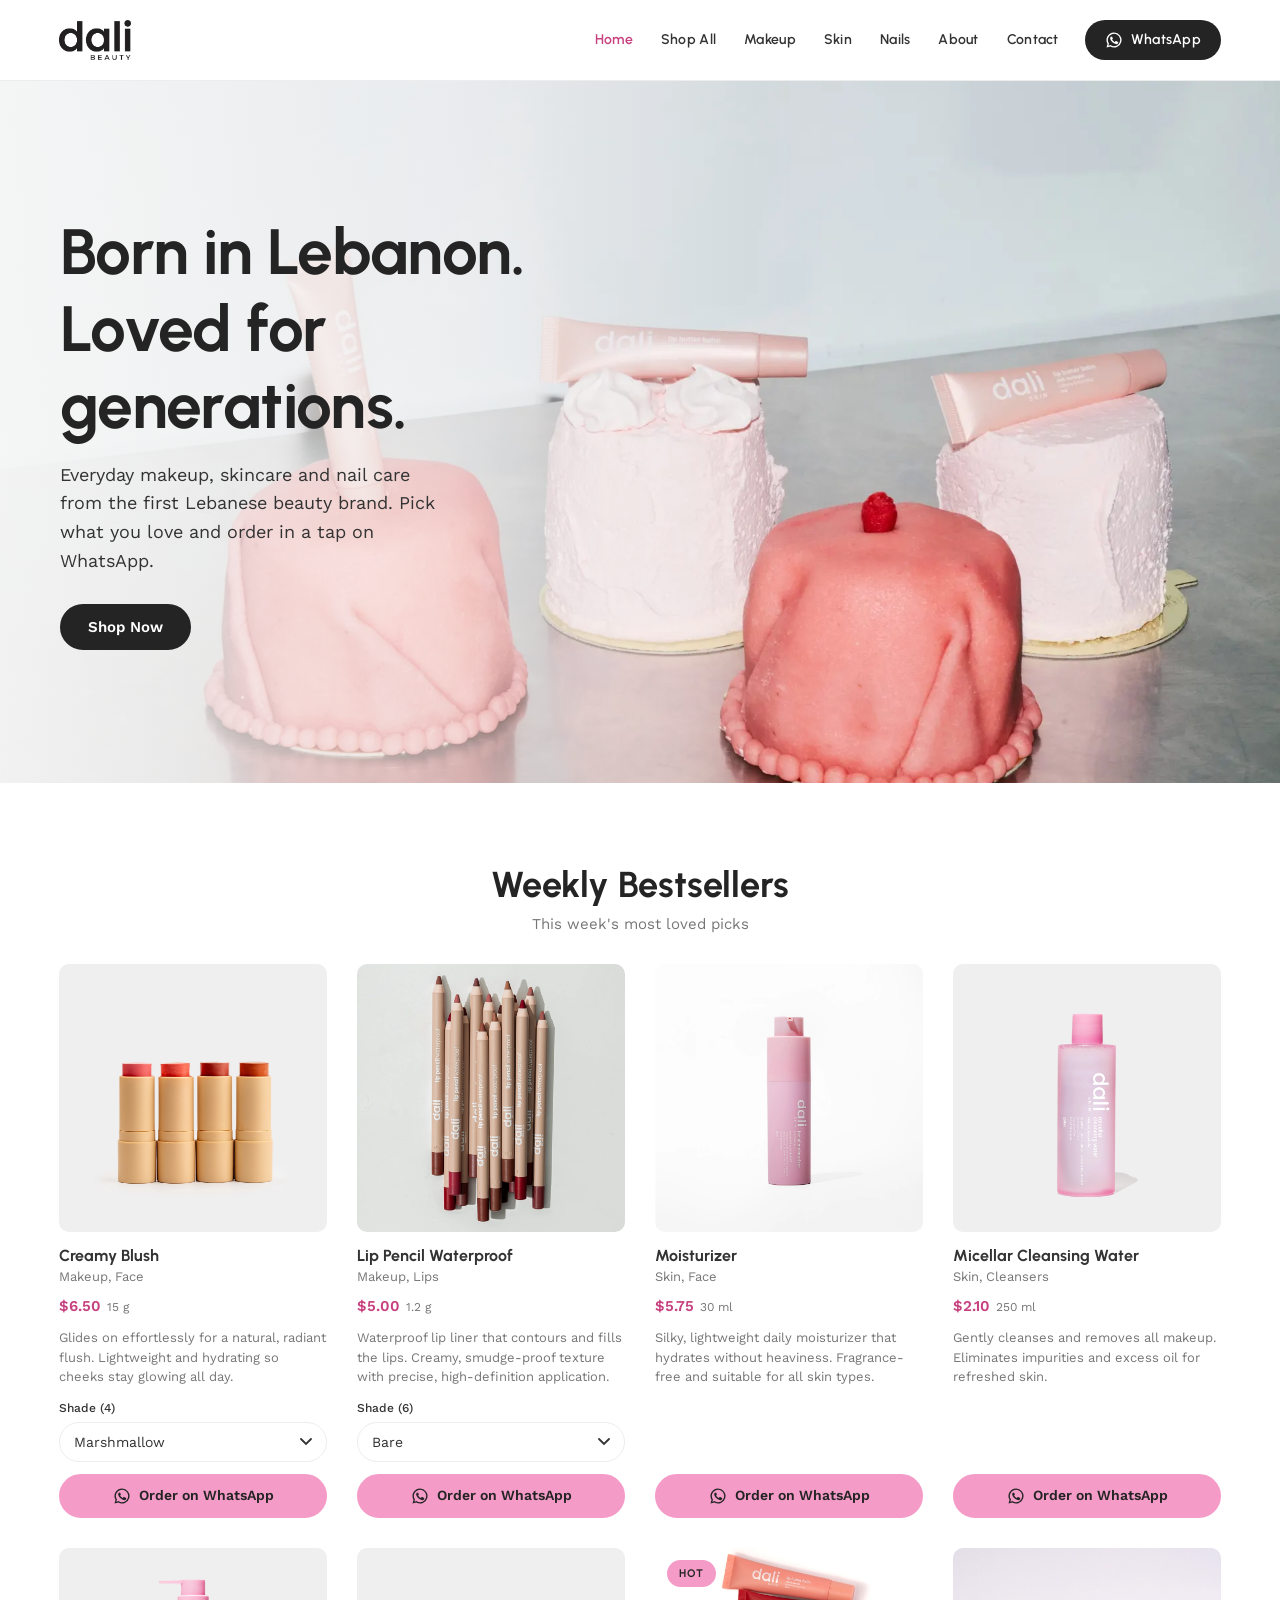
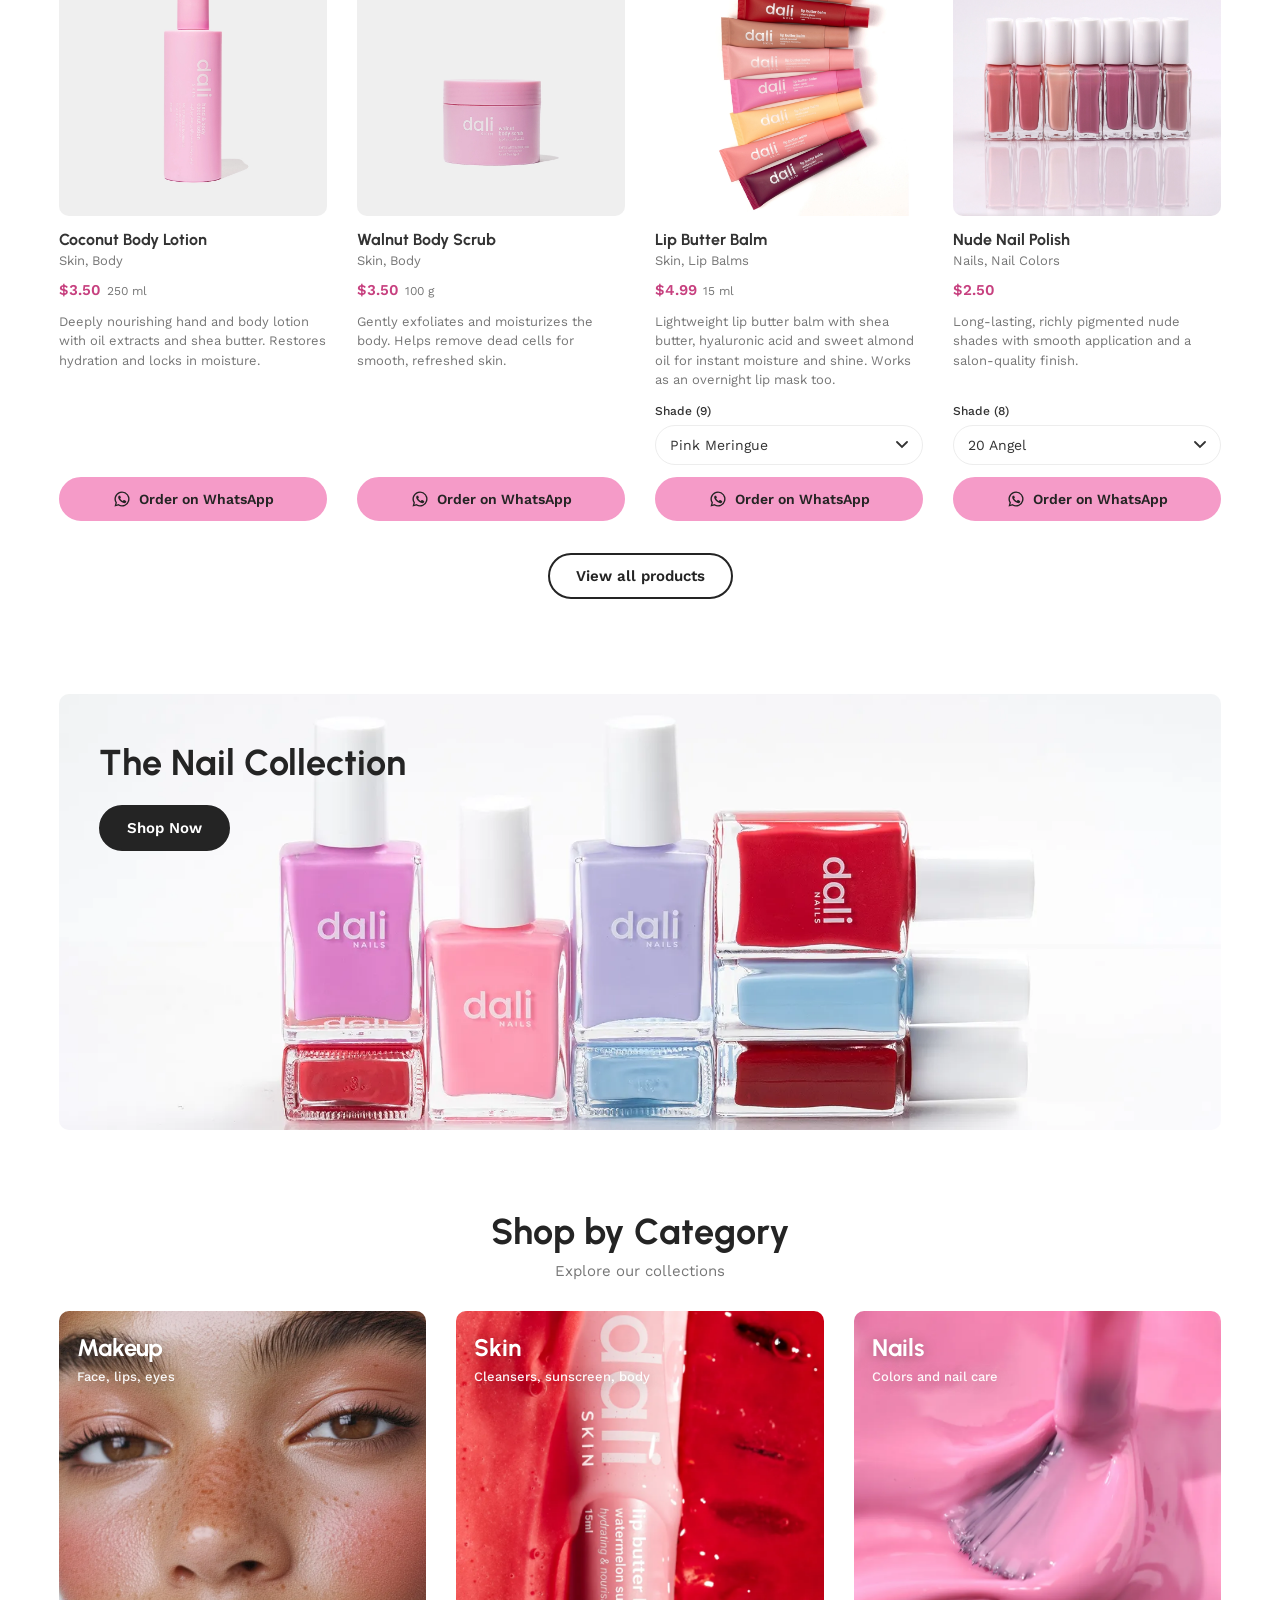
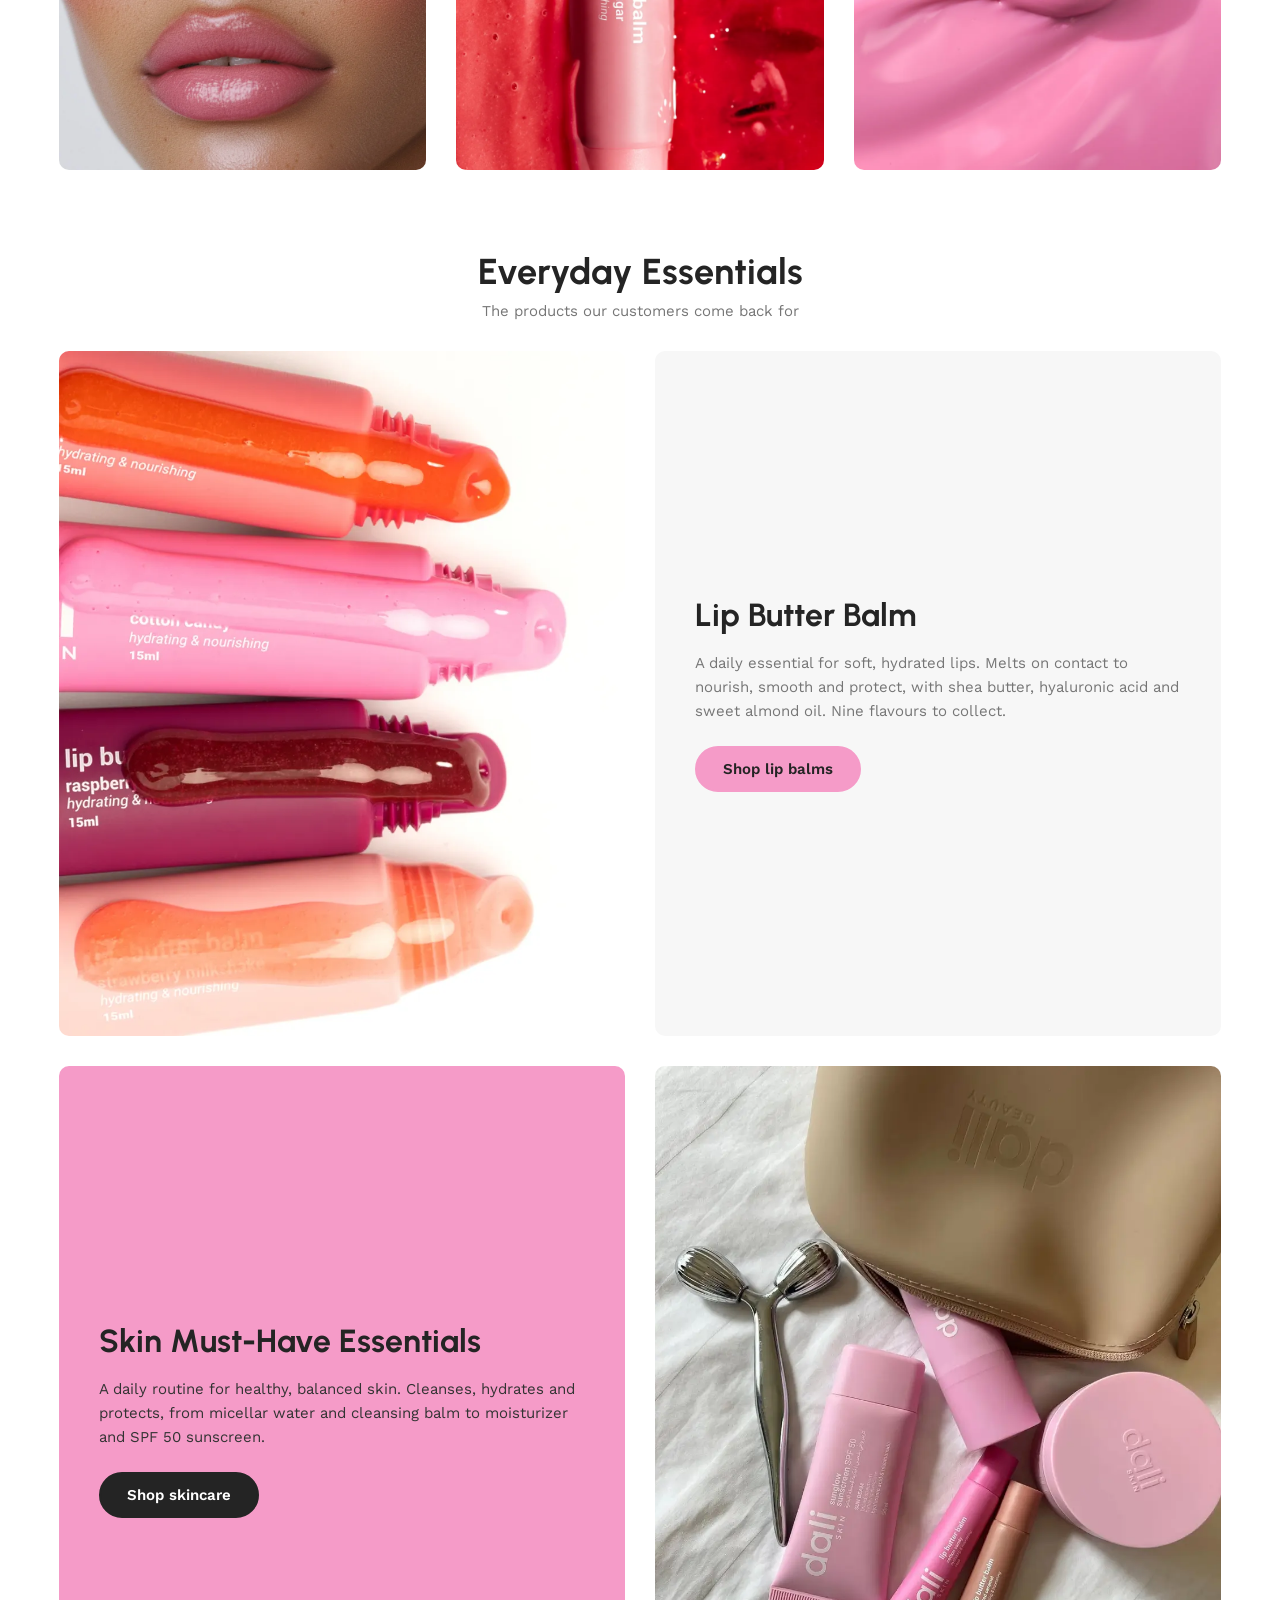
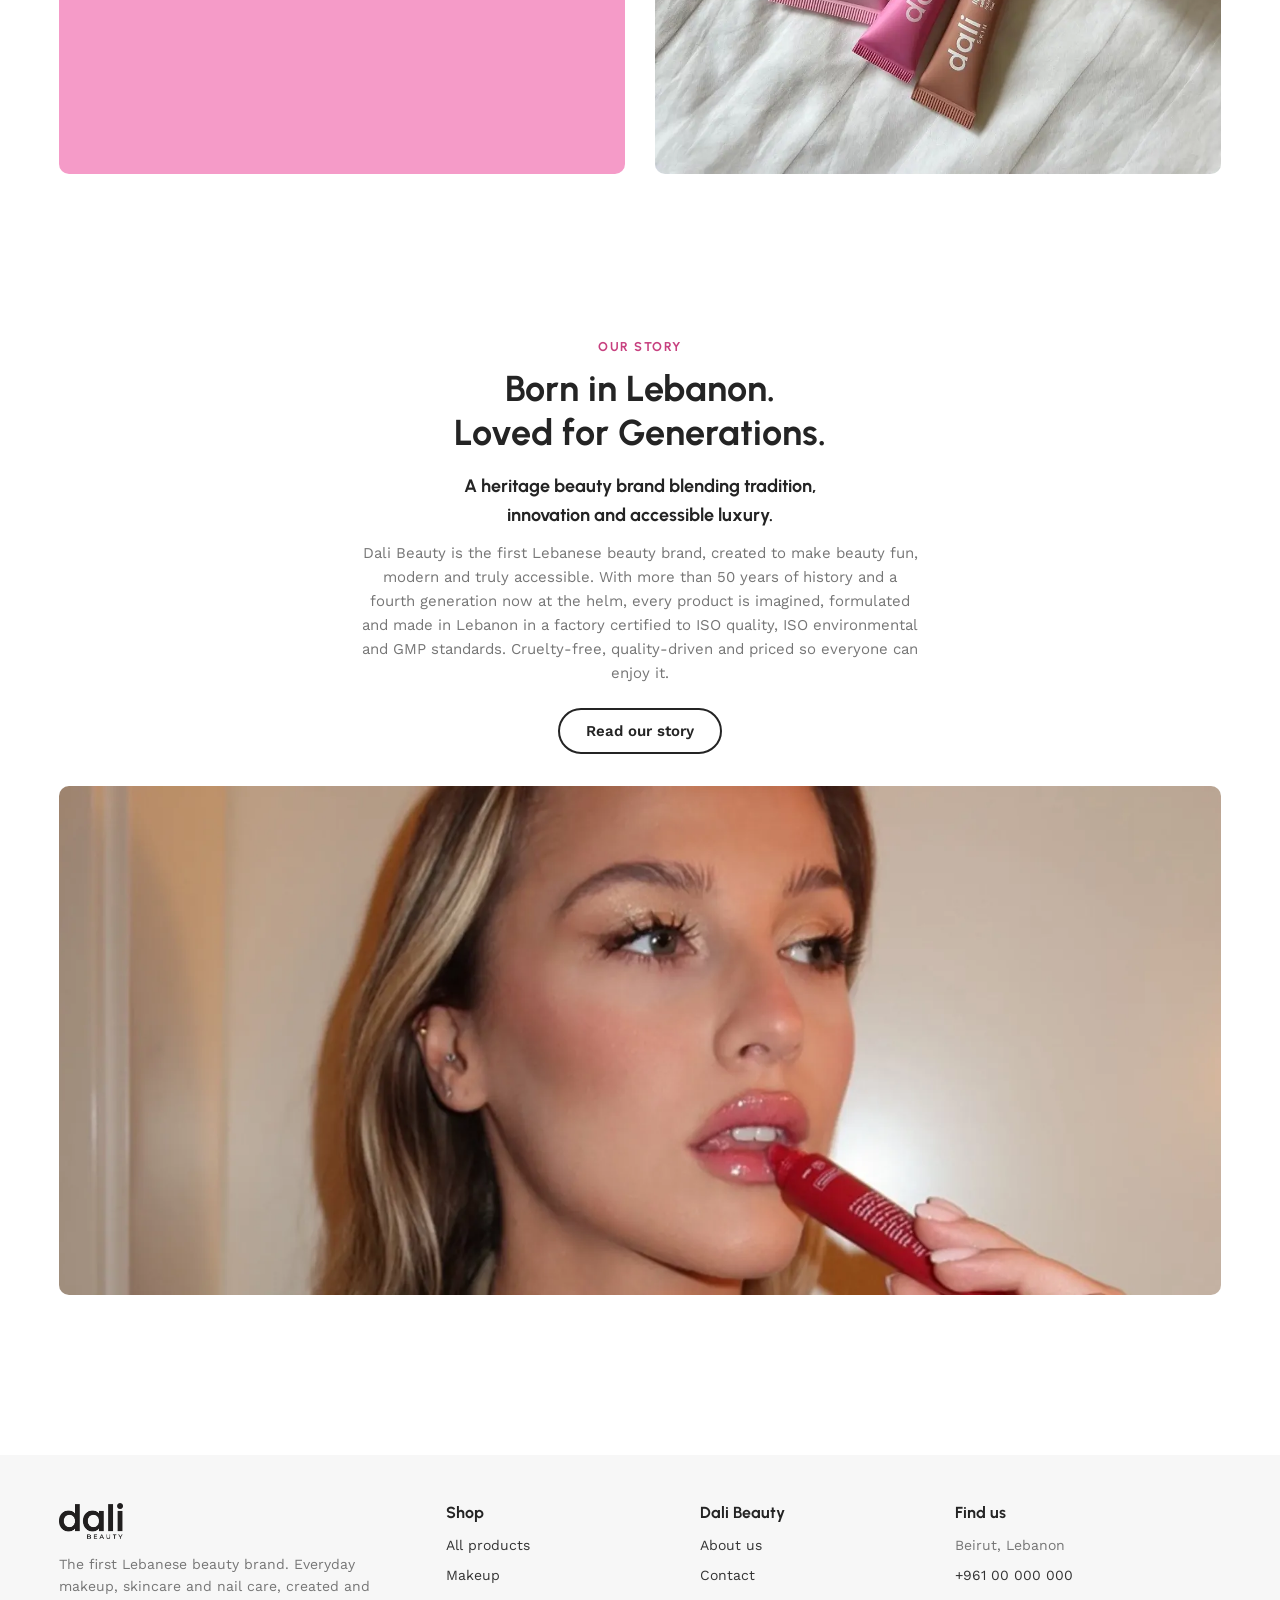
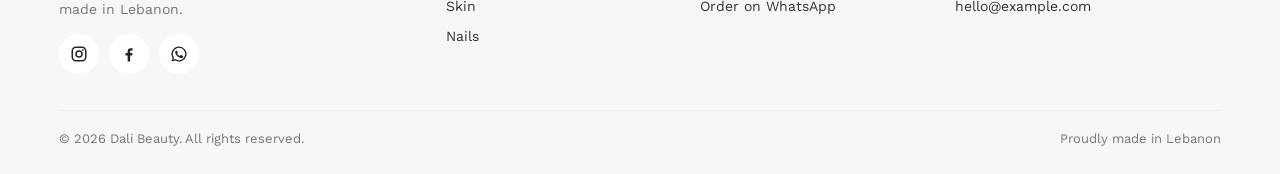
<file: index.html>
<!DOCTYPE html>
<html lang="en">
<head>
  <meta charset="utf-8">
  <meta name="viewport" content="width=device-width, initial-scale=1">
  <title>Dali Beauty | Makeup, Skin and Nails Made in Lebanon</title>
  <meta name="description" content="Dali Beauty is the first Lebanese beauty brand. Shop lip butter balms, liquid lipstick, blush, skincare and nail polish and order on WhatsApp.">
  <meta name="theme-color" content="#F59BC8">
  <link rel="icon" href="images/brand/Dali-Beauty-Favicon.webp" type="image/webp">
  <link rel="preconnect" href="https://fonts.googleapis.com">
  <link rel="preconnect" href="https://fonts.gstatic.com" crossorigin>
  <link href="https://fonts.googleapis.com/css2?family=Urbanist:wght@600;700&family=Work+Sans:wght@400;500;600&display=swap" rel="stylesheet">
  <link rel="stylesheet" href="css/style.css">
</head>
<body class="has-mobile-bar">
  <!-- ===== Shared header: identical on every page ===== -->
  <a class="skip-link" href="#main">Skip to content</a>
  <header class="site-header">
    <div class="container header-inner">
      <a class="logo" href="index.html" aria-label="Dali Beauty, home">
        <img src="images/brand/Dali-Beauty-Logo-1.webp" alt="Dali Beauty" width="200" height="112">
      </a>
      <button class="nav-toggle" type="button" aria-expanded="false" aria-controls="site-nav" aria-label="Menu">
        <svg class="icon-menu" viewBox="0 0 24 24" aria-hidden="true" focusable="false"><path d="M3 6h18M3 12h18M3 18h18" fill="none" stroke="currentColor" stroke-width="2" stroke-linecap="round"/></svg>
        <svg class="icon-close" viewBox="0 0 24 24" aria-hidden="true" focusable="false"><path d="M6 6l12 12M18 6L6 18" fill="none" stroke="currentColor" stroke-width="2" stroke-linecap="round"/></svg>
      </button>
      <nav class="site-nav" id="site-nav" aria-label="Main">
        <ul>
          <li><a href="index.html">Home</a></li>
          <li><a href="products.html">Shop All</a></li>
          <li><a href="products.html?category=Makeup">Makeup</a></li>
          <li><a href="products.html?category=Skin">Skin</a></li>
          <li><a href="products.html?category=Nails">Nails</a></li>
          <li><a href="about.html">About</a></li>
          <li><a href="contact.html">Contact</a></li>
          <li class="nav-cta"><a class="btn btn-dark" href="https://wa.me/" data-wa><svg viewBox="0 0 24 24" aria-hidden="true" focusable="false"><path fill="currentColor" d="M12 2a10 10 0 0 0-8.6 15.1L2 22l5.1-1.3A10 10 0 1 0 12 2zm0 18.2a8.2 8.2 0 0 1-4.2-1.2l-.3-.2-3 .8.8-2.9-.2-.3A8.2 8.2 0 1 1 12 20.2zm4.5-6.1c-.2-.1-1.5-.7-1.7-.8-.2-.1-.4-.1-.6.1l-.8 1c-.1.2-.3.2-.5.1a6.7 6.7 0 0 1-3.3-2.9c-.3-.4.3-.4.8-1.4.1-.2 0-.3 0-.5l-.8-1.8c-.2-.5-.4-.4-.6-.4h-.5a1 1 0 0 0-.7.3 3 3 0 0 0-.9 2.2 5.2 5.2 0 0 0 1.1 2.8c.1.2 1.9 2.9 4.6 4 1.7.7 2.3.8 3.2.7.5-.1 1.5-.6 1.7-1.2.2-.6.2-1.1.1-1.2l-.5-.3z"/></svg>WhatsApp</a></li>
        </ul>
      </nav>
    </div>
  </header>
  <!-- ===== End shared header ===== -->
  <main id="main">
    <!-- Hero -->
    <section class="hero" aria-labelledby="hero-title">
      <img src="images/site/hero-lip-balm-cakes.webp" alt="Dali lip butter balms resting on pink frosted cakes" width="1920" height="1080" fetchpriority="high">
      <div class="hero-content">
        <div class="container">
          <h1 id="hero-title">Born in Lebanon. Loved for generations.</h1>
          <p>Everyday makeup, skincare and nail care from the first Lebanese beauty brand. Pick what you love and order in a tap on WhatsApp.</p>
          <a class="btn btn-dark" href="#bestsellers">Shop Now</a>
        </div>
      </div>
    </section>

    <!-- Bestsellers -->
    <section class="section" id="bestsellers" aria-labelledby="best-title">
      <div class="container">
        <div class="section-head">
          <h2 id="best-title">Weekly Bestsellers</h2>
          <p>This week's most loved picks</p>
        </div>
        <div class="product-grid" id="bestsellers-grid"></div>
        <p style="text-align:center; margin-top: 32px;"><a class="btn btn-outline" href="products.html">View all products</a></p>
      </div>
    </section>

    <!-- Nail collection banner -->
    <section class="section section--tight" aria-label="The Nail Collection">
      <div class="container">
        <a class="tile tile--wide" href="products.html?category=Nails">
          <img src="images/site/banner-nail-collection.webp" alt="Dali nail polish bottles in pink, lilac, red and blue" width="1920" height="750" loading="lazy">
          <span class="tile-label">The Nail Collection<br><span class="btn btn-dark">Shop Now</span></span>
        </a>
      </div>
    </section>

    <!-- Shop by category -->
    <section class="section section--tight" id="categories" aria-labelledby="cat-title">
      <div class="container">
        <div class="section-head">
          <h2 id="cat-title">Shop by Category</h2>
          <p>Explore our collections</p>
        </div>
        <div class="tiles">
          <a class="tile" href="products.html?category=Makeup">
            <img src="images/site/category-makeup.webp" alt="Close-up of a face with soft natural makeup" width="960" height="1161" loading="lazy">
            <span class="tile-label">Makeup<small>Face, lips, eyes</small></span>
          </a>
          <a class="tile" href="products.html?category=Skin">
            <img src="images/site/category-skin.webp" alt="A woman cleansing her face with Dali skincare" width="960" height="1161" loading="lazy">
            <span class="tile-label">Skin<small>Cleansers, sunscreen, body</small></span>
          </a>
          <a class="tile" href="products.html?category=Nails">
            <img src="images/site/category-nails.webp" alt="A brush dipped in pink nail polish" width="960" height="1161" loading="lazy">
            <span class="tile-label">Nails<small>Colors and nail care</small></span>
          </a>
        </div>
      </div>
    </section>

    <!-- Everyday essentials -->
    <section class="section section--tight" aria-labelledby="ess-title">
      <div class="container">
        <div class="section-head">
          <h2 id="ess-title">Everyday Essentials</h2>
          <p>The products our customers come back for</p>
        </div>
        <div class="feature" style="margin-bottom: var(--gap);">
          <div class="feature-media">
            <img src="images/site/feature-lip-balms.webp" alt="Dali lip butter balm tubes with glossy balm swatches" width="960" height="1161" loading="lazy">
          </div>
          <div class="feature-panel">
            <h2>Lip Butter Balm</h2>
            <p>A daily essential for soft, hydrated lips. Melts on contact to nourish, smooth and protect, with shea butter, hyaluronic acid and sweet almond oil. Nine flavours to collect.</p>
            <a class="btn btn-primary" href="products.html?category=Skin">Shop lip balms</a>
          </div>
        </div>
        <div class="feature feature--flip">
          <div class="feature-media">
            <img src="images/site/skin-essentials-bag.webp" alt="Dali sunscreen, lip balms and moisturizer spilling out of a beauty bag" width="1000" height="1250" loading="lazy">
          </div>
          <div class="feature-panel feature-panel--pink">
            <h2>Skin Must-Have Essentials</h2>
            <p>A daily routine for healthy, balanced skin. Cleanses, hydrates and protects, from micellar water and cleansing balm to moisturizer and SPF 50 sunscreen.</p>
            <a class="btn btn-dark" href="products.html?category=Skin">Shop skincare</a>
          </div>
        </div>
      </div>
    </section>

    <!-- Brand story -->
    <section class="section story" id="story" aria-labelledby="story-title">
      <div class="container">
        <span class="eyebrow">Our story</span>
        <h2 id="story-title">Born in Lebanon.<br>Loved for Generations.</h2>
        <p class="lead">A heritage beauty brand blending tradition, innovation and accessible luxury.</p>
        <p>Dali Beauty is the first Lebanese beauty brand, created to make beauty fun, modern and truly accessible. With more than 50 years of history and a fourth generation now at the helm, every product is imagined, formulated and made in Lebanon in a factory certified to ISO quality, ISO environmental and GMP standards. Cruelty-free, quality-driven and priced so everyone can enjoy it.</p>
        <a class="btn btn-outline" href="about.html">Read our story</a>
        <div class="banner">
          <img src="images/site/banner-red-lipstick.webp" alt="A woman applying Dali red lip butter balm" width="1920" height="750" loading="lazy">
        </div>
      </div>
    </section>
  </main>

  <!-- ===== Shared footer: identical on every page ===== -->
  <footer class="site-footer">
    <div class="container">
      <div class="footer-grid">
        <div class="footer-brand">
          <img src="images/brand/Dali-Beauty-Logo-1.webp" alt="Dali Beauty" width="200" height="112">
          <p>The first Lebanese beauty brand. Everyday makeup, skincare and nail care, created and made in Lebanon.</p>
          <div class="social">
            <a href="https://www.instagram.com/" data-site="instagram" target="_blank" rel="noopener" aria-label="Instagram"><svg viewBox="0 0 24 24" aria-hidden="true" focusable="false"><rect x="3" y="3" width="18" height="18" rx="5" fill="none" stroke="currentColor" stroke-width="2"/><circle cx="12" cy="12" r="4" fill="none" stroke="currentColor" stroke-width="2"/><circle cx="17.3" cy="6.7" r="1.2" fill="currentColor"/></svg></a>
            <a href="https://www.facebook.com/" data-site="facebook" target="_blank" rel="noopener" aria-label="Facebook"><svg viewBox="0 0 24 24" aria-hidden="true" focusable="false"><path fill="currentColor" d="M13.5 22v-8h2.7l.4-3.2h-3.1V8.8c0-.9.3-1.6 1.6-1.6h1.7V4.4c-.3 0-1.3-.1-2.5-.1-2.5 0-4.1 1.5-4.1 4.2v2.3H7.4V14h2.8v8h3.3z"/></svg></a>
            <a href="https://wa.me/" data-wa aria-label="WhatsApp"><svg viewBox="0 0 24 24" aria-hidden="true" focusable="false"><path fill="currentColor" d="M12 2a10 10 0 0 0-8.6 15.1L2 22l5.1-1.3A10 10 0 1 0 12 2zm0 18.2a8.2 8.2 0 0 1-4.2-1.2l-.3-.2-3 .8.8-2.9-.2-.3A8.2 8.2 0 1 1 12 20.2zm4.5-6.1c-.2-.1-1.5-.7-1.7-.8-.2-.1-.4-.1-.6.1l-.8 1c-.1.2-.3.2-.5.1a6.7 6.7 0 0 1-3.3-2.9c-.3-.4.3-.4.8-1.4.1-.2 0-.3 0-.5l-.8-1.8c-.2-.5-.4-.4-.6-.4h-.5a1 1 0 0 0-.7.3 3 3 0 0 0-.9 2.2 5.2 5.2 0 0 0 1.1 2.8c.1.2 1.9 2.9 4.6 4 1.7.7 2.3.8 3.2.7.5-.1 1.5-.6 1.7-1.2.2-.6.2-1.1.1-1.2l-.5-.3z"/></svg></a>
          </div>
        </div>
        <div>
          <h4>Shop</h4>
          <ul>
            <li><a href="products.html">All products</a></li>
            <li><a href="products.html?category=Makeup">Makeup</a></li>
            <li><a href="products.html?category=Skin">Skin</a></li>
            <li><a href="products.html?category=Nails">Nails</a></li>
          </ul>
        </div>
        <div>
          <h4>Dali Beauty</h4>
          <ul>
            <li><a href="about.html">About us</a></li>
            <li><a href="contact.html">Contact</a></li>
            <li><a href="https://wa.me/" data-wa>Order on WhatsApp</a></li>
          </ul>
        </div>
        <div>
          <h4>Find us</h4>
          <ul>
            <li data-site-row><span data-site="address">Beirut, Lebanon</span></li>
            <li data-site-row><a href="tel:" data-site="phone">Phone</a></li>
            <li data-site-row><a href="mailto:" data-site="email">Email</a></li>
          </ul>
        </div>
      </div>
      <div class="footer-bottom">
        <span>&copy; <span data-year>2026</span> Dali Beauty. All rights reserved.</span>
        <span>Proudly made in Lebanon</span>
      </div>
    </div>
  </footer>
  <div class="mobile-bar">
    <a class="btn btn-outline" href="products.html">Shop</a>
    <a class="btn btn-primary" href="https://wa.me/" data-wa><svg viewBox="0 0 24 24" aria-hidden="true" focusable="false"><path fill="currentColor" d="M12 2a10 10 0 0 0-8.6 15.1L2 22l5.1-1.3A10 10 0 1 0 12 2zm0 18.2a8.2 8.2 0 0 1-4.2-1.2l-.3-.2-3 .8.8-2.9-.2-.3A8.2 8.2 0 1 1 12 20.2zm4.5-6.1c-.2-.1-1.5-.7-1.7-.8-.2-.1-.4-.1-.6.1l-.8 1c-.1.2-.3.2-.5.1a6.7 6.7 0 0 1-3.3-2.9c-.3-.4.3-.4.8-1.4.1-.2 0-.3 0-.5l-.8-1.8c-.2-.5-.4-.4-.6-.4h-.5a1 1 0 0 0-.7.3 3 3 0 0 0-.9 2.2 5.2 5.2 0 0 0 1.1 2.8c.1.2 1.9 2.9 4.6 4 1.7.7 2.3.8 3.2.7.5-.1 1.5-.6 1.7-1.2.2-.6.2-1.1.1-1.2l-.5-.3z"/></svg>WhatsApp</a>
  </div>
  <!-- ===== End shared footer ===== -->

  <script src="js/products.js"></script>
  <script src="js/site.js"></script>
</body>
</html>
</file>
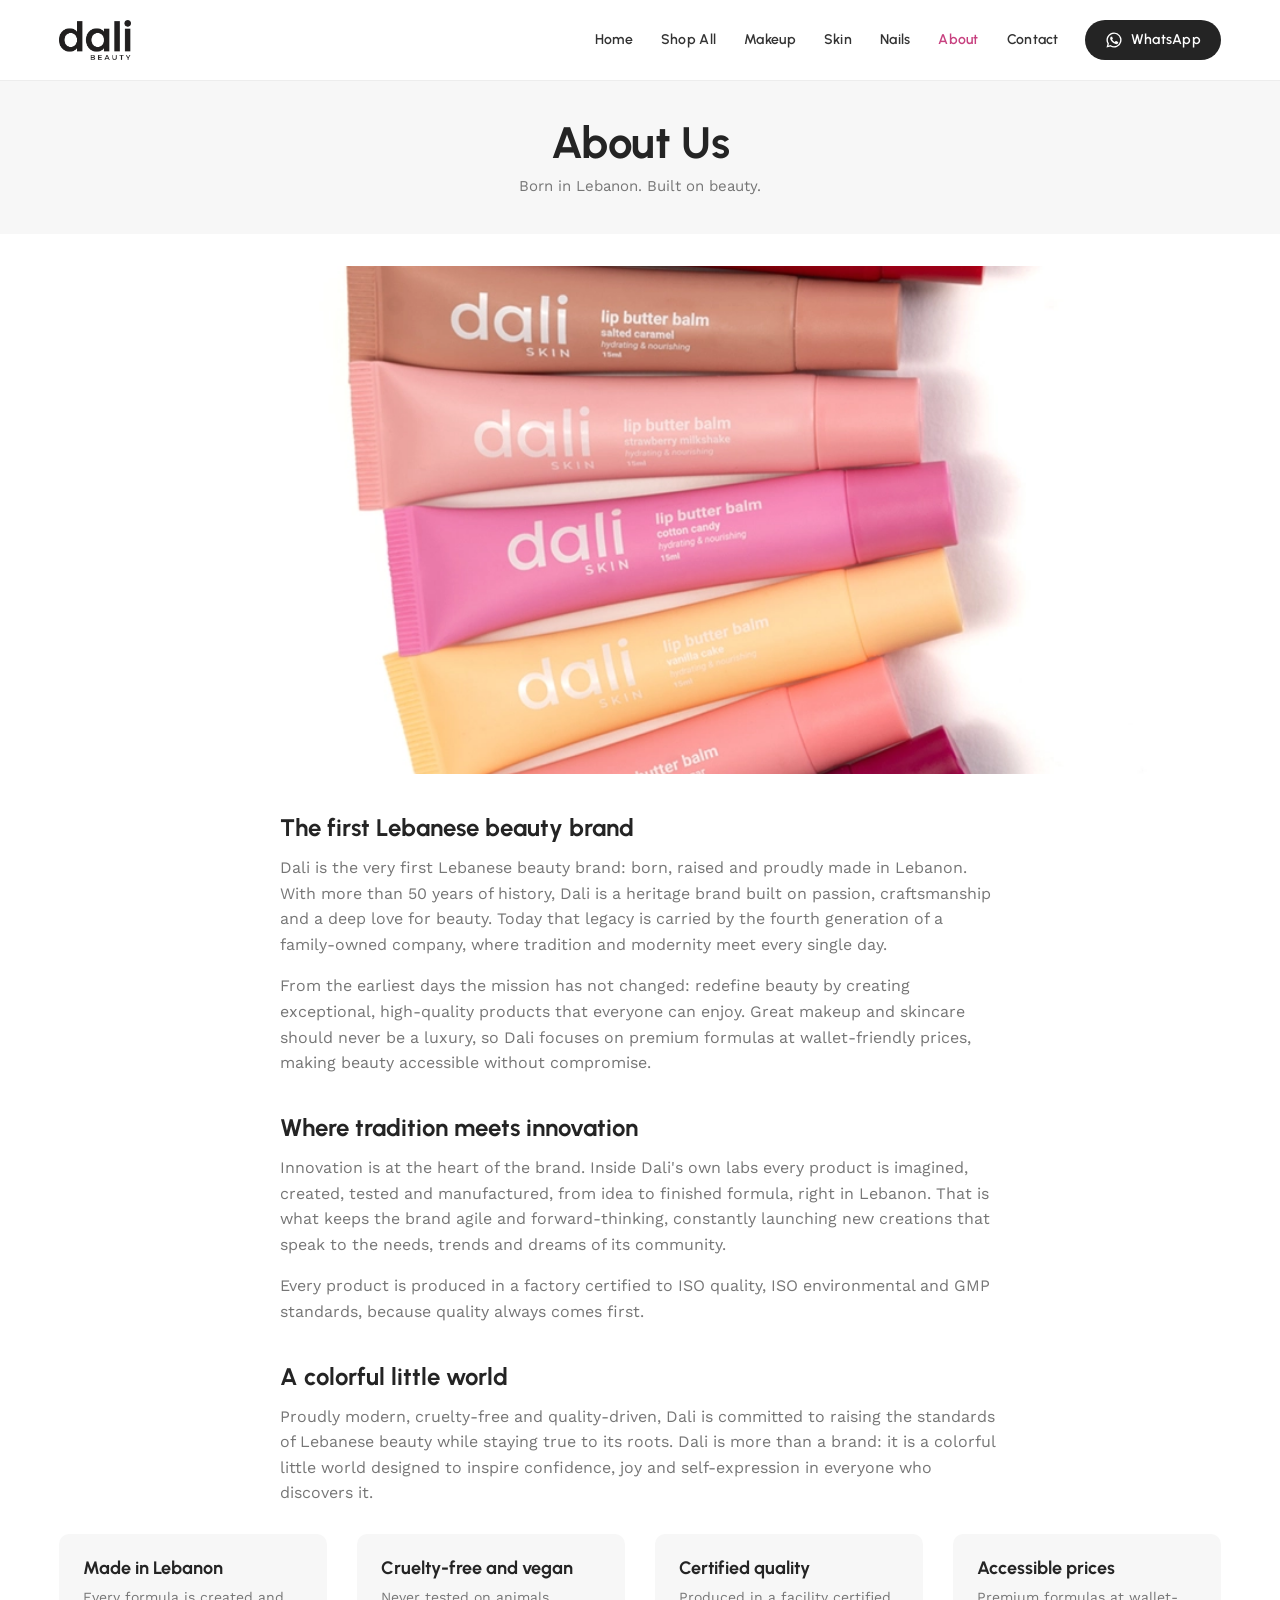
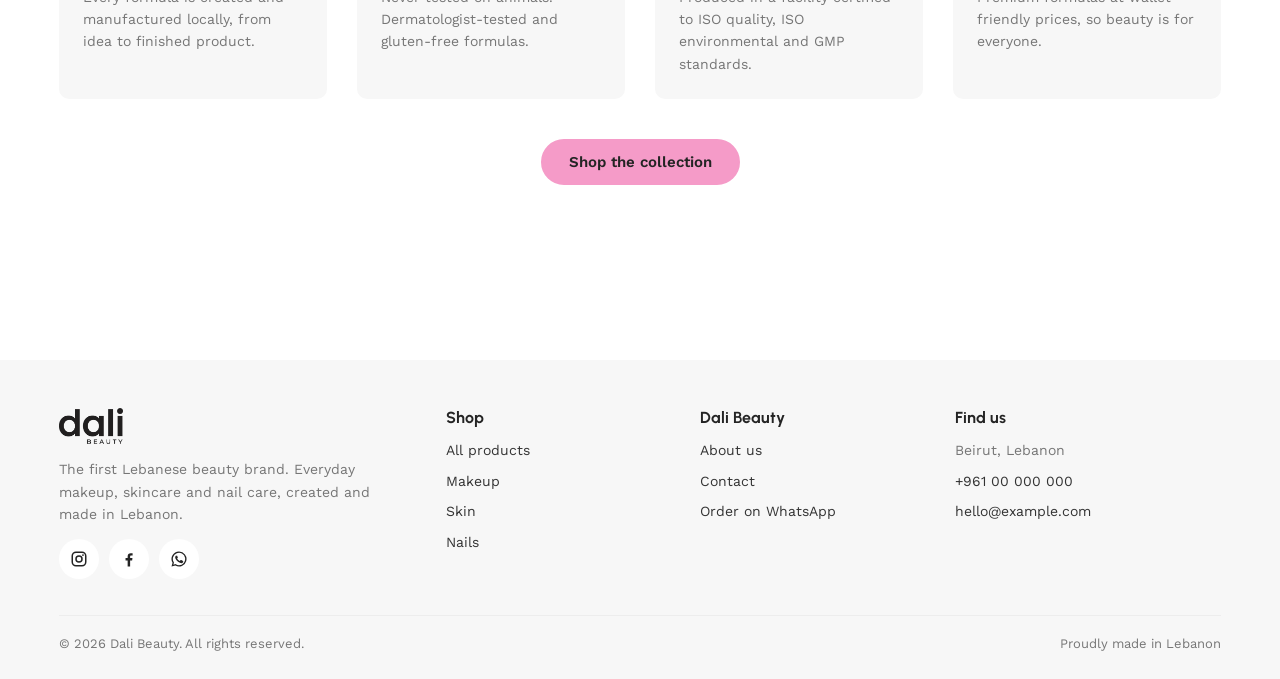
<file: about.html>
<!DOCTYPE html>
<html lang="en">
<head>
  <meta charset="utf-8">
  <meta name="viewport" content="width=device-width, initial-scale=1">
  <title>About Us | Dali Beauty</title>
  <meta name="description" content="The story of Dali Beauty, the first Lebanese beauty brand: 50 years of heritage, made in Lebanon, cruelty-free and accessible.">
  <meta name="theme-color" content="#F59BC8">
  <link rel="icon" href="images/brand/Dali-Beauty-Favicon.webp" type="image/webp">
  <link rel="preconnect" href="https://fonts.googleapis.com">
  <link rel="preconnect" href="https://fonts.gstatic.com" crossorigin>
  <link href="https://fonts.googleapis.com/css2?family=Urbanist:wght@600;700&family=Work+Sans:wght@400;500;600&display=swap" rel="stylesheet">
  <link rel="stylesheet" href="css/style.css">
</head>
<body class="has-mobile-bar">
  <!-- ===== Shared header: identical on every page ===== -->
  <a class="skip-link" href="#main">Skip to content</a>
  <header class="site-header">
    <div class="container header-inner">
      <a class="logo" href="index.html" aria-label="Dali Beauty, home">
        <img src="images/brand/Dali-Beauty-Logo-1.webp" alt="Dali Beauty" width="200" height="112">
      </a>
      <button class="nav-toggle" type="button" aria-expanded="false" aria-controls="site-nav" aria-label="Menu">
        <svg class="icon-menu" viewBox="0 0 24 24" aria-hidden="true" focusable="false"><path d="M3 6h18M3 12h18M3 18h18" fill="none" stroke="currentColor" stroke-width="2" stroke-linecap="round"/></svg>
        <svg class="icon-close" viewBox="0 0 24 24" aria-hidden="true" focusable="false"><path d="M6 6l12 12M18 6L6 18" fill="none" stroke="currentColor" stroke-width="2" stroke-linecap="round"/></svg>
      </button>
      <nav class="site-nav" id="site-nav" aria-label="Main">
        <ul>
          <li><a href="index.html">Home</a></li>
          <li><a href="products.html">Shop All</a></li>
          <li><a href="products.html?category=Makeup">Makeup</a></li>
          <li><a href="products.html?category=Skin">Skin</a></li>
          <li><a href="products.html?category=Nails">Nails</a></li>
          <li><a href="about.html">About</a></li>
          <li><a href="contact.html">Contact</a></li>
          <li class="nav-cta"><a class="btn btn-dark" href="https://wa.me/" data-wa><svg viewBox="0 0 24 24" aria-hidden="true" focusable="false"><path fill="currentColor" d="M12 2a10 10 0 0 0-8.6 15.1L2 22l5.1-1.3A10 10 0 1 0 12 2zm0 18.2a8.2 8.2 0 0 1-4.2-1.2l-.3-.2-3 .8.8-2.9-.2-.3A8.2 8.2 0 1 1 12 20.2zm4.5-6.1c-.2-.1-1.5-.7-1.7-.8-.2-.1-.4-.1-.6.1l-.8 1c-.1.2-.3.2-.5.1a6.7 6.7 0 0 1-3.3-2.9c-.3-.4.3-.4.8-1.4.1-.2 0-.3 0-.5l-.8-1.8c-.2-.5-.4-.4-.6-.4h-.5a1 1 0 0 0-.7.3 3 3 0 0 0-.9 2.2 5.2 5.2 0 0 0 1.1 2.8c.1.2 1.9 2.9 4.6 4 1.7.7 2.3.8 3.2.7.5-.1 1.5-.6 1.7-1.2.2-.6.2-1.1.1-1.2l-.5-.3z"/></svg>WhatsApp</a></li>
        </ul>
      </nav>
    </div>
  </header>
  <!-- ===== End shared header ===== -->
  <main id="main">
    <section class="page-head">
      <div class="container">
        <h1>About Us</h1>
        <p>Born in Lebanon. Built on beauty.</p>
      </div>
    </section>
    <section class="section section--tight">
      <div class="container">
        <div class="about-media" style="margin-top: 32px; margin-bottom: 40px;">
          <img src="images/site/lip-balm-fan.webp" alt="Nine Dali lip butter balm tubes fanned out in different colours" width="1000" height="1000">
        </div>
        <div class="prose">
          <h2>The first Lebanese beauty brand</h2>
          <p>Dali is the very first Lebanese beauty brand: born, raised and proudly made in Lebanon. With more than 50 years of history, Dali is a heritage brand built on passion, craftsmanship and a deep love for beauty. Today that legacy is carried by the fourth generation of a family-owned company, where tradition and modernity meet every single day.</p>
          <p>From the earliest days the mission has not changed: redefine beauty by creating exceptional, high-quality products that everyone can enjoy. Great makeup and skincare should never be a luxury, so Dali focuses on premium formulas at wallet-friendly prices, making beauty accessible without compromise.</p>

          <h2>Where tradition meets innovation</h2>
          <p>Innovation is at the heart of the brand. Inside Dali's own labs every product is imagined, created, tested and manufactured, from idea to finished formula, right in Lebanon. That is what keeps the brand agile and forward-thinking, constantly launching new creations that speak to the needs, trends and dreams of its community.</p>
          <p>Every product is produced in a factory certified to ISO quality, ISO environmental and GMP standards, because quality always comes first.</p>

          <h2>A colorful little world</h2>
          <p>Proudly modern, cruelty-free and quality-driven, Dali is committed to raising the standards of Lebanese beauty while staying true to its roots. Dali is more than a brand: it is a colorful little world designed to inspire confidence, joy and self-expression in everyone who discovers it.</p>
        </div>
        <div class="values">
          <div class="value"><h3>Made in Lebanon</h3><p>Every formula is created and manufactured locally, from idea to finished product.</p></div>
          <div class="value"><h3>Cruelty-free and vegan</h3><p>Never tested on animals. Dermatologist-tested and gluten-free formulas.</p></div>
          <div class="value"><h3>Certified quality</h3><p>Produced in a facility certified to ISO quality, ISO environmental and GMP standards.</p></div>
          <div class="value"><h3>Accessible prices</h3><p>Premium formulas at wallet-friendly prices, so beauty is for everyone.</p></div>
        </div>
        <p style="text-align:center; margin-top: 40px;"><a class="btn btn-primary" href="products.html">Shop the collection</a></p>
      </div>
    </section>
  </main>

  <!-- ===== Shared footer: identical on every page ===== -->
  <footer class="site-footer">
    <div class="container">
      <div class="footer-grid">
        <div class="footer-brand">
          <img src="images/brand/Dali-Beauty-Logo-1.webp" alt="Dali Beauty" width="200" height="112">
          <p>The first Lebanese beauty brand. Everyday makeup, skincare and nail care, created and made in Lebanon.</p>
          <div class="social">
            <a href="https://www.instagram.com/" data-site="instagram" target="_blank" rel="noopener" aria-label="Instagram"><svg viewBox="0 0 24 24" aria-hidden="true" focusable="false"><rect x="3" y="3" width="18" height="18" rx="5" fill="none" stroke="currentColor" stroke-width="2"/><circle cx="12" cy="12" r="4" fill="none" stroke="currentColor" stroke-width="2"/><circle cx="17.3" cy="6.7" r="1.2" fill="currentColor"/></svg></a>
            <a href="https://www.facebook.com/" data-site="facebook" target="_blank" rel="noopener" aria-label="Facebook"><svg viewBox="0 0 24 24" aria-hidden="true" focusable="false"><path fill="currentColor" d="M13.5 22v-8h2.7l.4-3.2h-3.1V8.8c0-.9.3-1.6 1.6-1.6h1.7V4.4c-.3 0-1.3-.1-2.5-.1-2.5 0-4.1 1.5-4.1 4.2v2.3H7.4V14h2.8v8h3.3z"/></svg></a>
            <a href="https://wa.me/" data-wa aria-label="WhatsApp"><svg viewBox="0 0 24 24" aria-hidden="true" focusable="false"><path fill="currentColor" d="M12 2a10 10 0 0 0-8.6 15.1L2 22l5.1-1.3A10 10 0 1 0 12 2zm0 18.2a8.2 8.2 0 0 1-4.2-1.2l-.3-.2-3 .8.8-2.9-.2-.3A8.2 8.2 0 1 1 12 20.2zm4.5-6.1c-.2-.1-1.5-.7-1.7-.8-.2-.1-.4-.1-.6.1l-.8 1c-.1.2-.3.2-.5.1a6.7 6.7 0 0 1-3.3-2.9c-.3-.4.3-.4.8-1.4.1-.2 0-.3 0-.5l-.8-1.8c-.2-.5-.4-.4-.6-.4h-.5a1 1 0 0 0-.7.3 3 3 0 0 0-.9 2.2 5.2 5.2 0 0 0 1.1 2.8c.1.2 1.9 2.9 4.6 4 1.7.7 2.3.8 3.2.7.5-.1 1.5-.6 1.7-1.2.2-.6.2-1.1.1-1.2l-.5-.3z"/></svg></a>
          </div>
        </div>
        <div>
          <h4>Shop</h4>
          <ul>
            <li><a href="products.html">All products</a></li>
            <li><a href="products.html?category=Makeup">Makeup</a></li>
            <li><a href="products.html?category=Skin">Skin</a></li>
            <li><a href="products.html?category=Nails">Nails</a></li>
          </ul>
        </div>
        <div>
          <h4>Dali Beauty</h4>
          <ul>
            <li><a href="about.html">About us</a></li>
            <li><a href="contact.html">Contact</a></li>
            <li><a href="https://wa.me/" data-wa>Order on WhatsApp</a></li>
          </ul>
        </div>
        <div>
          <h4>Find us</h4>
          <ul>
            <li data-site-row><span data-site="address">Beirut, Lebanon</span></li>
            <li data-site-row><a href="tel:" data-site="phone">Phone</a></li>
            <li data-site-row><a href="mailto:" data-site="email">Email</a></li>
          </ul>
        </div>
      </div>
      <div class="footer-bottom">
        <span>&copy; <span data-year>2026</span> Dali Beauty. All rights reserved.</span>
        <span>Proudly made in Lebanon</span>
      </div>
    </div>
  </footer>
  <div class="mobile-bar">
    <a class="btn btn-outline" href="products.html">Shop</a>
    <a class="btn btn-primary" href="https://wa.me/" data-wa><svg viewBox="0 0 24 24" aria-hidden="true" focusable="false"><path fill="currentColor" d="M12 2a10 10 0 0 0-8.6 15.1L2 22l5.1-1.3A10 10 0 1 0 12 2zm0 18.2a8.2 8.2 0 0 1-4.2-1.2l-.3-.2-3 .8.8-2.9-.2-.3A8.2 8.2 0 1 1 12 20.2zm4.5-6.1c-.2-.1-1.5-.7-1.7-.8-.2-.1-.4-.1-.6.1l-.8 1c-.1.2-.3.2-.5.1a6.7 6.7 0 0 1-3.3-2.9c-.3-.4.3-.4.8-1.4.1-.2 0-.3 0-.5l-.8-1.8c-.2-.5-.4-.4-.6-.4h-.5a1 1 0 0 0-.7.3 3 3 0 0 0-.9 2.2 5.2 5.2 0 0 0 1.1 2.8c.1.2 1.9 2.9 4.6 4 1.7.7 2.3.8 3.2.7.5-.1 1.5-.6 1.7-1.2.2-.6.2-1.1.1-1.2l-.5-.3z"/></svg>WhatsApp</a>
  </div>
  <!-- ===== End shared footer ===== -->

  <script src="js/products.js"></script>
  <script src="js/site.js"></script>
</body>
</html>
</file>
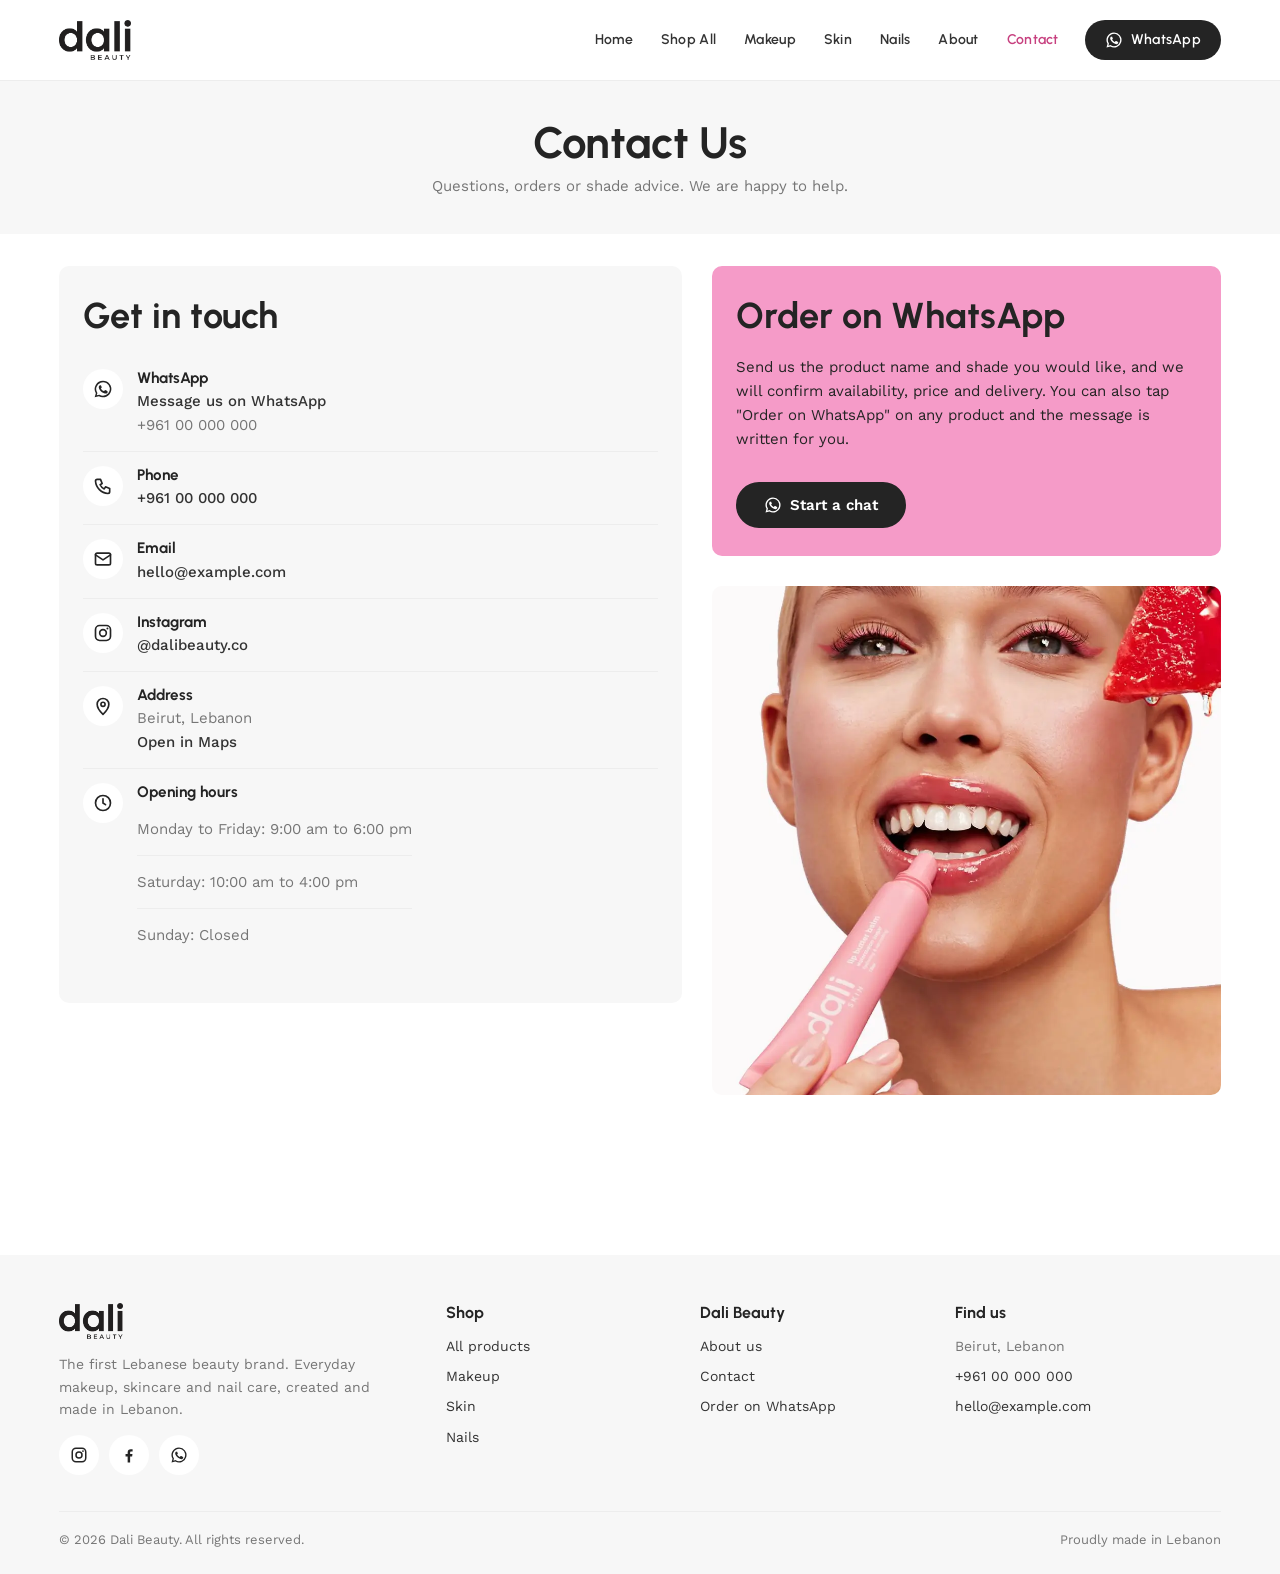
<file: contact.html>
<!DOCTYPE html>
<html lang="en">
<head>
  <meta charset="utf-8">
  <meta name="viewport" content="width=device-width, initial-scale=1">
  <title>Contact Us | Dali Beauty</title>
  <meta name="description" content="Contact Dali Beauty by WhatsApp, phone, email or Instagram. Address and opening hours.">
  <meta name="theme-color" content="#F59BC8">
  <link rel="icon" href="images/brand/Dali-Beauty-Favicon.webp" type="image/webp">
  <link rel="preconnect" href="https://fonts.googleapis.com">
  <link rel="preconnect" href="https://fonts.gstatic.com" crossorigin>
  <link href="https://fonts.googleapis.com/css2?family=Urbanist:wght@600;700&family=Work+Sans:wght@400;500;600&display=swap" rel="stylesheet">
  <link rel="stylesheet" href="css/style.css">
</head>
<body class="has-mobile-bar">
  <!-- ===== Shared header: identical on every page ===== -->
  <a class="skip-link" href="#main">Skip to content</a>
  <header class="site-header">
    <div class="container header-inner">
      <a class="logo" href="index.html" aria-label="Dali Beauty, home">
        <img src="images/brand/Dali-Beauty-Logo-1.webp" alt="Dali Beauty" width="200" height="112">
      </a>
      <button class="nav-toggle" type="button" aria-expanded="false" aria-controls="site-nav" aria-label="Menu">
        <svg class="icon-menu" viewBox="0 0 24 24" aria-hidden="true" focusable="false"><path d="M3 6h18M3 12h18M3 18h18" fill="none" stroke="currentColor" stroke-width="2" stroke-linecap="round"/></svg>
        <svg class="icon-close" viewBox="0 0 24 24" aria-hidden="true" focusable="false"><path d="M6 6l12 12M18 6L6 18" fill="none" stroke="currentColor" stroke-width="2" stroke-linecap="round"/></svg>
      </button>
      <nav class="site-nav" id="site-nav" aria-label="Main">
        <ul>
          <li><a href="index.html">Home</a></li>
          <li><a href="products.html">Shop All</a></li>
          <li><a href="products.html?category=Makeup">Makeup</a></li>
          <li><a href="products.html?category=Skin">Skin</a></li>
          <li><a href="products.html?category=Nails">Nails</a></li>
          <li><a href="about.html">About</a></li>
          <li><a href="contact.html">Contact</a></li>
          <li class="nav-cta"><a class="btn btn-dark" href="https://wa.me/" data-wa><svg viewBox="0 0 24 24" aria-hidden="true" focusable="false"><path fill="currentColor" d="M12 2a10 10 0 0 0-8.6 15.1L2 22l5.1-1.3A10 10 0 1 0 12 2zm0 18.2a8.2 8.2 0 0 1-4.2-1.2l-.3-.2-3 .8.8-2.9-.2-.3A8.2 8.2 0 1 1 12 20.2zm4.5-6.1c-.2-.1-1.5-.7-1.7-.8-.2-.1-.4-.1-.6.1l-.8 1c-.1.2-.3.2-.5.1a6.7 6.7 0 0 1-3.3-2.9c-.3-.4.3-.4.8-1.4.1-.2 0-.3 0-.5l-.8-1.8c-.2-.5-.4-.4-.6-.4h-.5a1 1 0 0 0-.7.3 3 3 0 0 0-.9 2.2 5.2 5.2 0 0 0 1.1 2.8c.1.2 1.9 2.9 4.6 4 1.7.7 2.3.8 3.2.7.5-.1 1.5-.6 1.7-1.2.2-.6.2-1.1.1-1.2l-.5-.3z"/></svg>WhatsApp</a></li>
        </ul>
      </nav>
    </div>
  </header>
  <!-- ===== End shared header ===== -->
  <main id="main">
    <section class="page-head">
      <div class="container">
        <h1>Contact Us</h1>
        <p>Questions, orders or shade advice. We are happy to help.</p>
      </div>
    </section>
    <section class="section section--tight">
      <div class="container">
        <div class="contact-grid" style="margin-top: 32px;">
          <div>
            <div class="contact-card">
              <h2>Get in touch</h2>
              <ul class="contact-list">
                <li data-site-row>
                  <span class="ic"><svg viewBox="0 0 24 24" aria-hidden="true" focusable="false"><path fill="currentColor" d="M12 2a10 10 0 0 0-8.6 15.1L2 22l5.1-1.3A10 10 0 1 0 12 2zm0 18.2a8.2 8.2 0 0 1-4.2-1.2l-.3-.2-3 .8.8-2.9-.2-.3A8.2 8.2 0 1 1 12 20.2zm4.5-6.1c-.2-.1-1.5-.7-1.7-.8-.2-.1-.4-.1-.6.1l-.8 1c-.1.2-.3.2-.5.1a6.7 6.7 0 0 1-3.3-2.9c-.3-.4.3-.4.8-1.4.1-.2 0-.3 0-.5l-.8-1.8c-.2-.5-.4-.4-.6-.4h-.5a1 1 0 0 0-.7.3 3 3 0 0 0-.9 2.2 5.2 5.2 0 0 0 1.1 2.8c.1.2 1.9 2.9 4.6 4 1.7.7 2.3.8 3.2.7.5-.1 1.5-.6 1.7-1.2.2-.6.2-1.1.1-1.2l-.5-.3z"/></svg></span>
                  <div>
                    <h3>WhatsApp</h3>
                    <p><a href="https://wa.me/" data-wa>Message us on WhatsApp</a><br><span data-site="whatsapp-number"></span></p>
                  </div>
                </li>
                <li data-site-row>
                  <span class="ic"><svg viewBox="0 0 24 24" aria-hidden="true" focusable="false"><path fill="none" stroke="currentColor" stroke-width="2" stroke-linecap="round" stroke-linejoin="round" d="M5 4h4l2 5-2.5 1.5a11 11 0 0 0 5 5L15 13l5 2v4a2 2 0 0 1-2 2A16 16 0 0 1 3 6a2 2 0 0 1 2-2z"/></svg></span>
                  <div>
                    <h3>Phone</h3>
                    <p><a href="tel:" data-site="phone">Phone</a></p>
                  </div>
                </li>
                <li data-site-row>
                  <span class="ic"><svg viewBox="0 0 24 24" aria-hidden="true" focusable="false"><rect x="3" y="5" width="18" height="14" rx="2" fill="none" stroke="currentColor" stroke-width="2"/><path d="M3 7l9 6 9-6" fill="none" stroke="currentColor" stroke-width="2" stroke-linecap="round" stroke-linejoin="round"/></svg></span>
                  <div>
                    <h3>Email</h3>
                    <p><a href="mailto:" data-site="email">Email</a></p>
                  </div>
                </li>
                <li data-site-row>
                  <span class="ic"><svg viewBox="0 0 24 24" aria-hidden="true" focusable="false"><rect x="3" y="3" width="18" height="18" rx="5" fill="none" stroke="currentColor" stroke-width="2"/><circle cx="12" cy="12" r="4" fill="none" stroke="currentColor" stroke-width="2"/><circle cx="17.3" cy="6.7" r="1.2" fill="currentColor"/></svg></span>
                  <div>
                    <h3>Instagram</h3>
                    <p><a href="https://www.instagram.com/" data-site="instagram" target="_blank" rel="noopener">@dalibeauty.co</a></p>
                  </div>
                </li>
                <li data-site-row>
                  <span class="ic"><svg viewBox="0 0 24 24" aria-hidden="true" focusable="false"><path fill="none" stroke="currentColor" stroke-width="2" stroke-linecap="round" stroke-linejoin="round" d="M12 22s7-6.3 7-12a7 7 0 1 0-14 0c0 5.7 7 12 7 12z"/><circle cx="12" cy="10" r="2.5" fill="none" stroke="currentColor" stroke-width="2"/></svg></span>
                  <div>
                    <h3>Address</h3>
                    <p><span data-site="address">Beirut, Lebanon</span><br><a href="https://maps.google.com/" data-site="map" target="_blank" rel="noopener">Open in Maps</a></p>
                  </div>
                </li>
                <li data-site-row>
                  <span class="ic"><svg viewBox="0 0 24 24" aria-hidden="true" focusable="false"><circle cx="12" cy="12" r="9" fill="none" stroke="currentColor" stroke-width="2"/><path d="M12 7v5l3 2" fill="none" stroke="currentColor" stroke-width="2" stroke-linecap="round"/></svg></span>
                  <div>
                    <h3>Opening hours</h3>
                    <ul data-site="hours"></ul>
                  </div>
                </li>
              </ul>
            </div>
          </div>
          <div>
            <div class="contact-card contact-card--pink">
              <h2>Order on WhatsApp</h2>
              <p>Send us the product name and shade you would like, and we will confirm availability, price and delivery. You can also tap "Order on WhatsApp" on any product and the message is written for you.</p>
              <a class="btn btn-dark" href="https://wa.me/" data-wa><svg viewBox="0 0 24 24" aria-hidden="true" focusable="false"><path fill="currentColor" d="M12 2a10 10 0 0 0-8.6 15.1L2 22l5.1-1.3A10 10 0 1 0 12 2zm0 18.2a8.2 8.2 0 0 1-4.2-1.2l-.3-.2-3 .8.8-2.9-.2-.3A8.2 8.2 0 1 1 12 20.2zm4.5-6.1c-.2-.1-1.5-.7-1.7-.8-.2-.1-.4-.1-.6.1l-.8 1c-.1.2-.3.2-.5.1a6.7 6.7 0 0 1-3.3-2.9c-.3-.4.3-.4.8-1.4.1-.2 0-.3 0-.5l-.8-1.8c-.2-.5-.4-.4-.6-.4h-.5a1 1 0 0 0-.7.3 3 3 0 0 0-.9 2.2 5.2 5.2 0 0 0 1.1 2.8c.1.2 1.9 2.9 4.6 4 1.7.7 2.3.8 3.2.7.5-.1 1.5-.6 1.7-1.2.2-.6.2-1.1.1-1.2l-.5-.3z"/></svg>Start a chat</a>
            </div>
            <div class="contact-media">
              <img src="images/site/lip-balm-model.webp" alt="A smiling woman applying pink Dali lip butter balm" width="1000" height="1250" loading="lazy">
            </div>
          </div>
        </div>
      </div>
    </section>
  </main>

  <!-- ===== Shared footer: identical on every page ===== -->
  <footer class="site-footer">
    <div class="container">
      <div class="footer-grid">
        <div class="footer-brand">
          <img src="images/brand/Dali-Beauty-Logo-1.webp" alt="Dali Beauty" width="200" height="112">
          <p>The first Lebanese beauty brand. Everyday makeup, skincare and nail care, created and made in Lebanon.</p>
          <div class="social">
            <a href="https://www.instagram.com/" data-site="instagram" target="_blank" rel="noopener" aria-label="Instagram"><svg viewBox="0 0 24 24" aria-hidden="true" focusable="false"><rect x="3" y="3" width="18" height="18" rx="5" fill="none" stroke="currentColor" stroke-width="2"/><circle cx="12" cy="12" r="4" fill="none" stroke="currentColor" stroke-width="2"/><circle cx="17.3" cy="6.7" r="1.2" fill="currentColor"/></svg></a>
            <a href="https://www.facebook.com/" data-site="facebook" target="_blank" rel="noopener" aria-label="Facebook"><svg viewBox="0 0 24 24" aria-hidden="true" focusable="false"><path fill="currentColor" d="M13.5 22v-8h2.7l.4-3.2h-3.1V8.8c0-.9.3-1.6 1.6-1.6h1.7V4.4c-.3 0-1.3-.1-2.5-.1-2.5 0-4.1 1.5-4.1 4.2v2.3H7.4V14h2.8v8h3.3z"/></svg></a>
            <a href="https://wa.me/" data-wa aria-label="WhatsApp"><svg viewBox="0 0 24 24" aria-hidden="true" focusable="false"><path fill="currentColor" d="M12 2a10 10 0 0 0-8.6 15.1L2 22l5.1-1.3A10 10 0 1 0 12 2zm0 18.2a8.2 8.2 0 0 1-4.2-1.2l-.3-.2-3 .8.8-2.9-.2-.3A8.2 8.2 0 1 1 12 20.2zm4.5-6.1c-.2-.1-1.5-.7-1.7-.8-.2-.1-.4-.1-.6.1l-.8 1c-.1.2-.3.2-.5.1a6.7 6.7 0 0 1-3.3-2.9c-.3-.4.3-.4.8-1.4.1-.2 0-.3 0-.5l-.8-1.8c-.2-.5-.4-.4-.6-.4h-.5a1 1 0 0 0-.7.3 3 3 0 0 0-.9 2.2 5.2 5.2 0 0 0 1.1 2.8c.1.2 1.9 2.9 4.6 4 1.7.7 2.3.8 3.2.7.5-.1 1.5-.6 1.7-1.2.2-.6.2-1.1.1-1.2l-.5-.3z"/></svg></a>
          </div>
        </div>
        <div>
          <h4>Shop</h4>
          <ul>
            <li><a href="products.html">All products</a></li>
            <li><a href="products.html?category=Makeup">Makeup</a></li>
            <li><a href="products.html?category=Skin">Skin</a></li>
            <li><a href="products.html?category=Nails">Nails</a></li>
          </ul>
        </div>
        <div>
          <h4>Dali Beauty</h4>
          <ul>
            <li><a href="about.html">About us</a></li>
            <li><a href="contact.html">Contact</a></li>
            <li><a href="https://wa.me/" data-wa>Order on WhatsApp</a></li>
          </ul>
        </div>
        <div>
          <h4>Find us</h4>
          <ul>
            <li data-site-row><span data-site="address">Beirut, Lebanon</span></li>
            <li data-site-row><a href="tel:" data-site="phone">Phone</a></li>
            <li data-site-row><a href="mailto:" data-site="email">Email</a></li>
          </ul>
        </div>
      </div>
      <div class="footer-bottom">
        <span>&copy; <span data-year>2026</span> Dali Beauty. All rights reserved.</span>
        <span>Proudly made in Lebanon</span>
      </div>
    </div>
  </footer>
  <div class="mobile-bar">
    <a class="btn btn-outline" href="products.html">Shop</a>
    <a class="btn btn-primary" href="https://wa.me/" data-wa><svg viewBox="0 0 24 24" aria-hidden="true" focusable="false"><path fill="currentColor" d="M12 2a10 10 0 0 0-8.6 15.1L2 22l5.1-1.3A10 10 0 1 0 12 2zm0 18.2a8.2 8.2 0 0 1-4.2-1.2l-.3-.2-3 .8.8-2.9-.2-.3A8.2 8.2 0 1 1 12 20.2zm4.5-6.1c-.2-.1-1.5-.7-1.7-.8-.2-.1-.4-.1-.6.1l-.8 1c-.1.2-.3.2-.5.1a6.7 6.7 0 0 1-3.3-2.9c-.3-.4.3-.4.8-1.4.1-.2 0-.3 0-.5l-.8-1.8c-.2-.5-.4-.4-.6-.4h-.5a1 1 0 0 0-.7.3 3 3 0 0 0-.9 2.2 5.2 5.2 0 0 0 1.1 2.8c.1.2 1.9 2.9 4.6 4 1.7.7 2.3.8 3.2.7.5-.1 1.5-.6 1.7-1.2.2-.6.2-1.1.1-1.2l-.5-.3z"/></svg>WhatsApp</a>
  </div>
  <!-- ===== End shared footer ===== -->

  <script src="js/products.js"></script>
  <script src="js/site.js"></script>
</body>
</html>
</file>
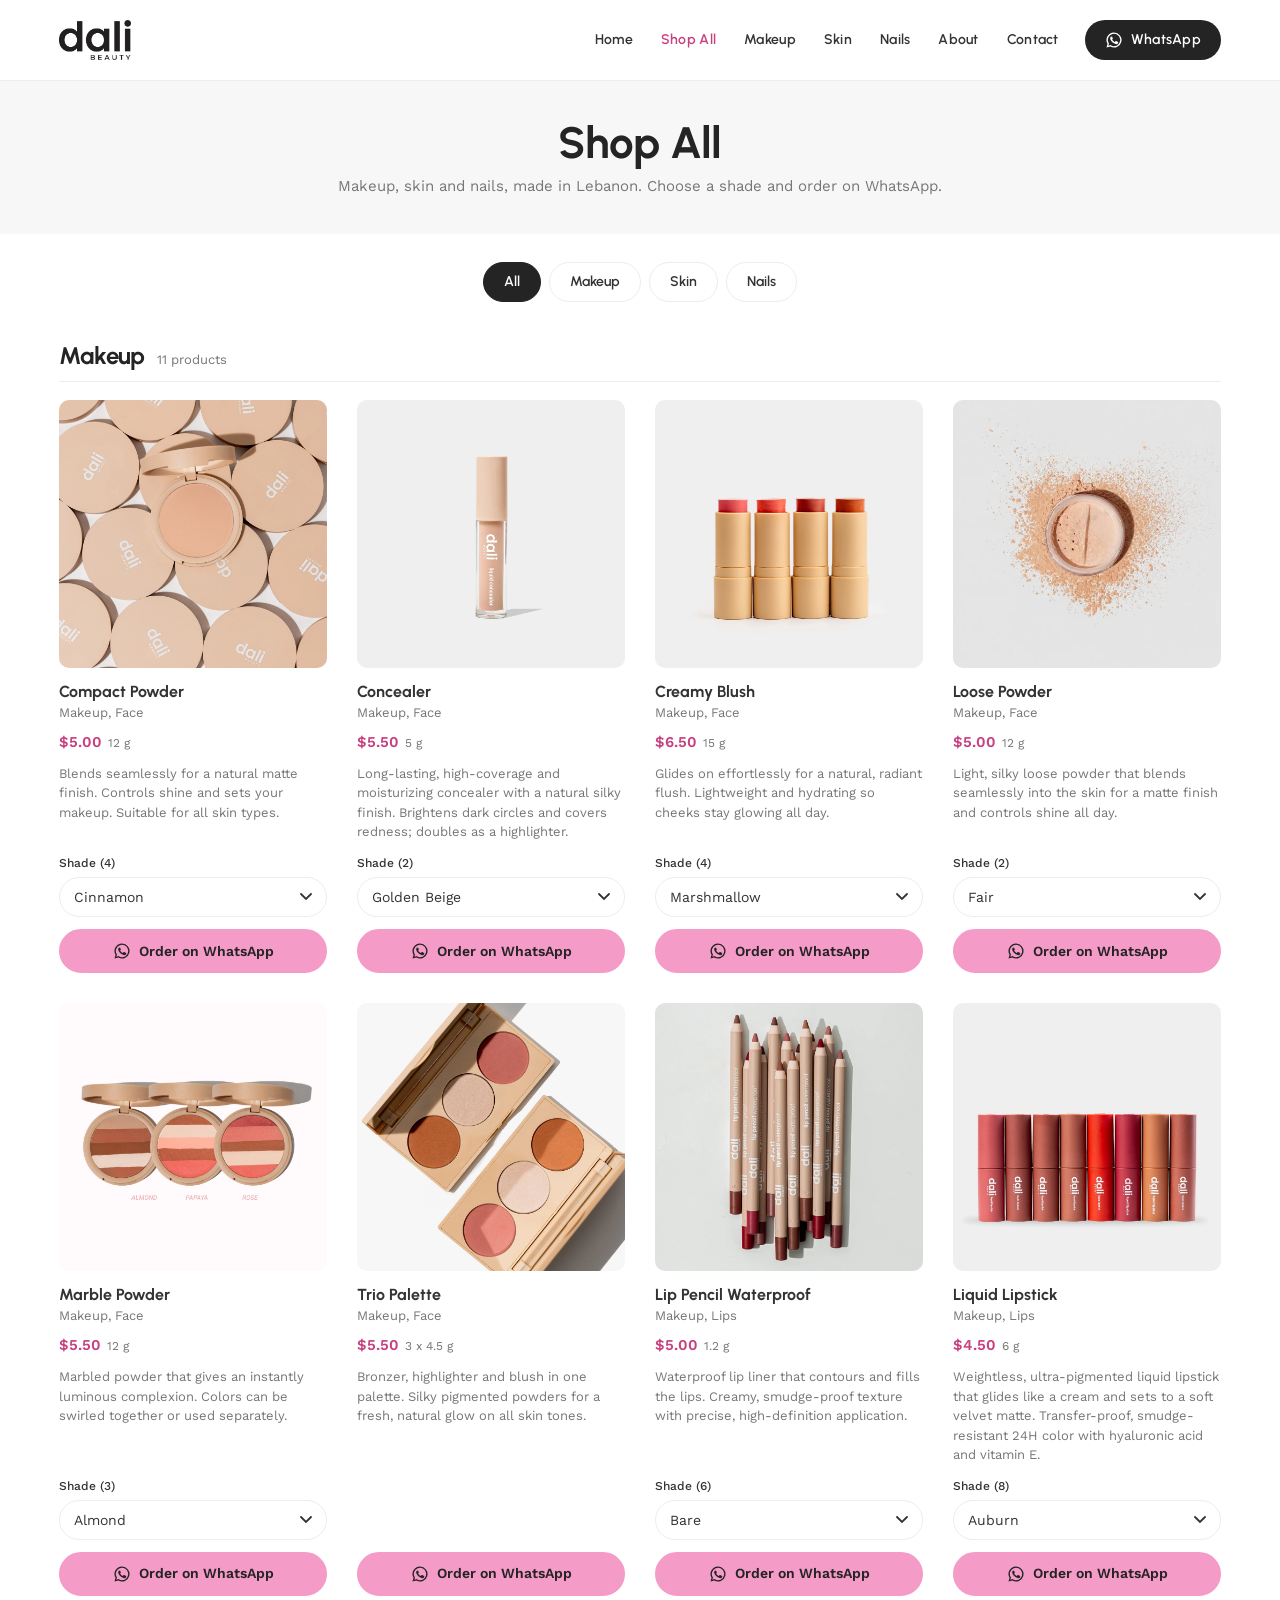
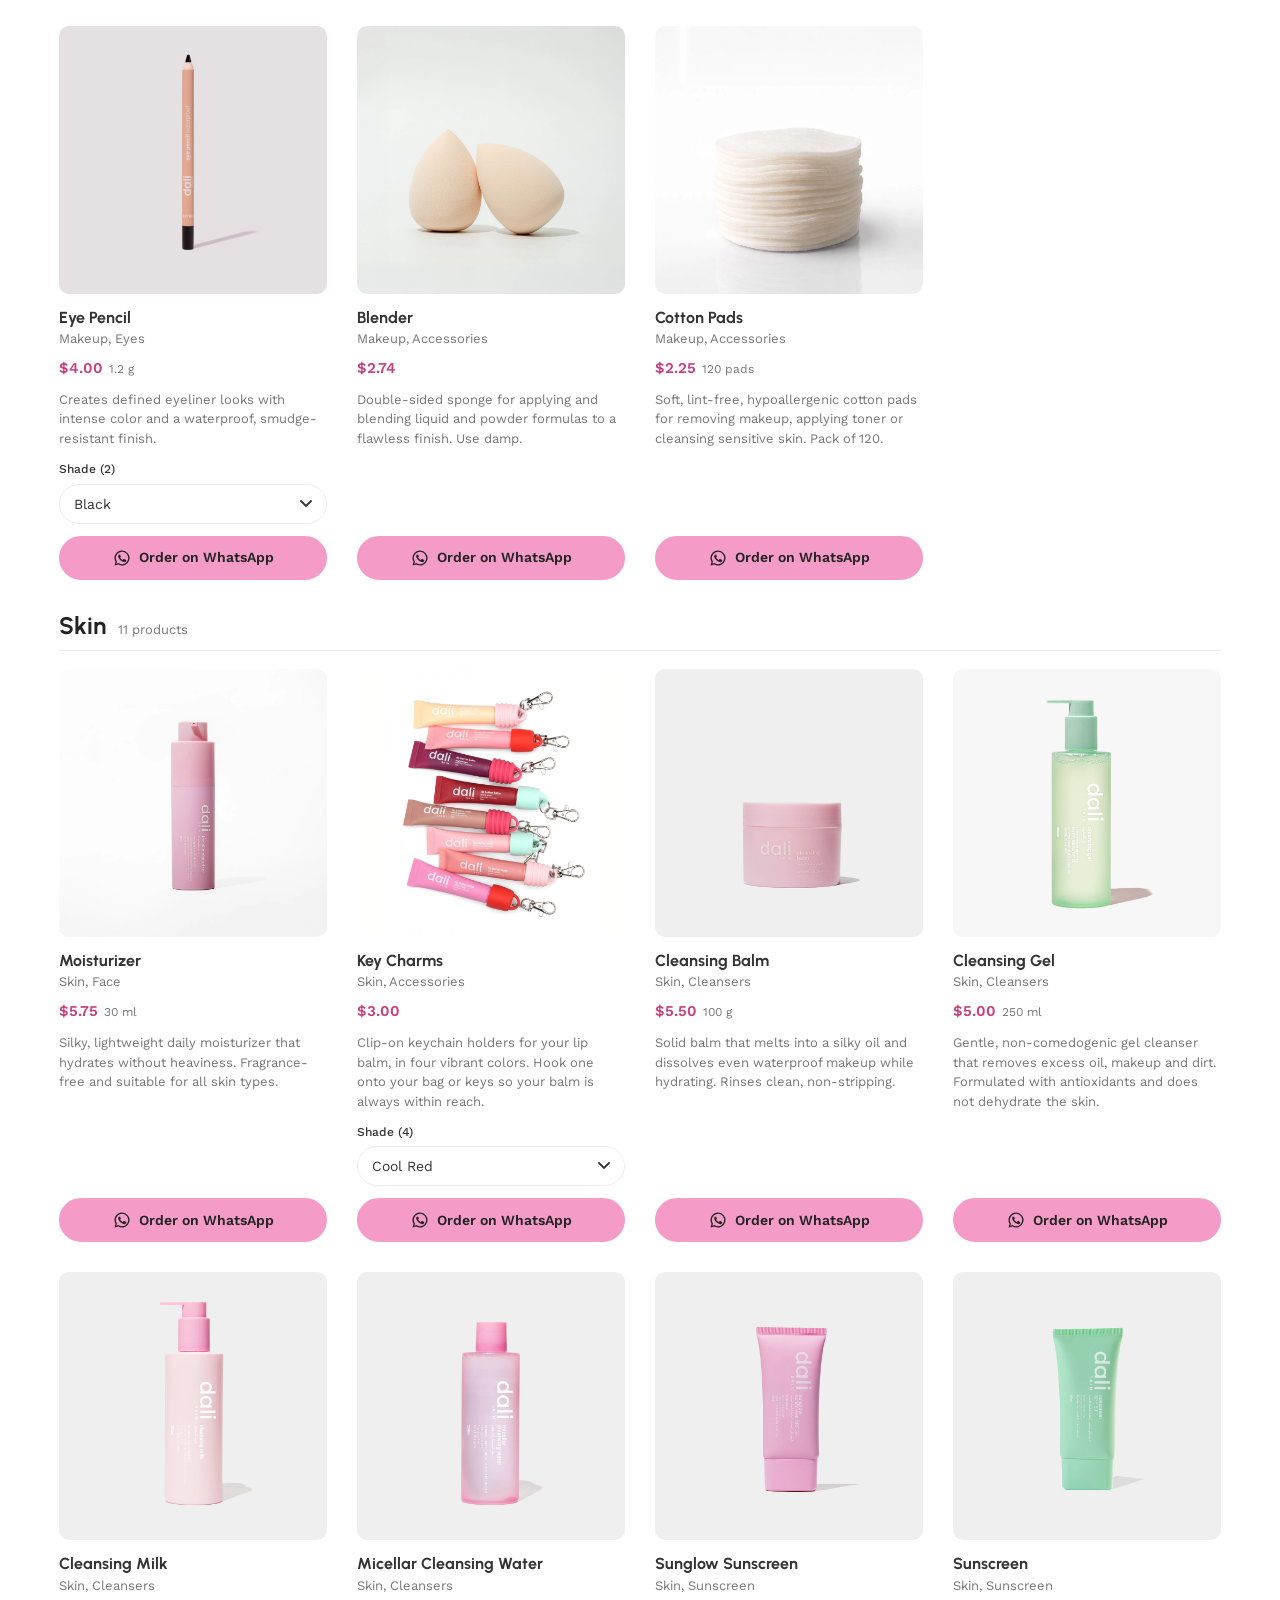
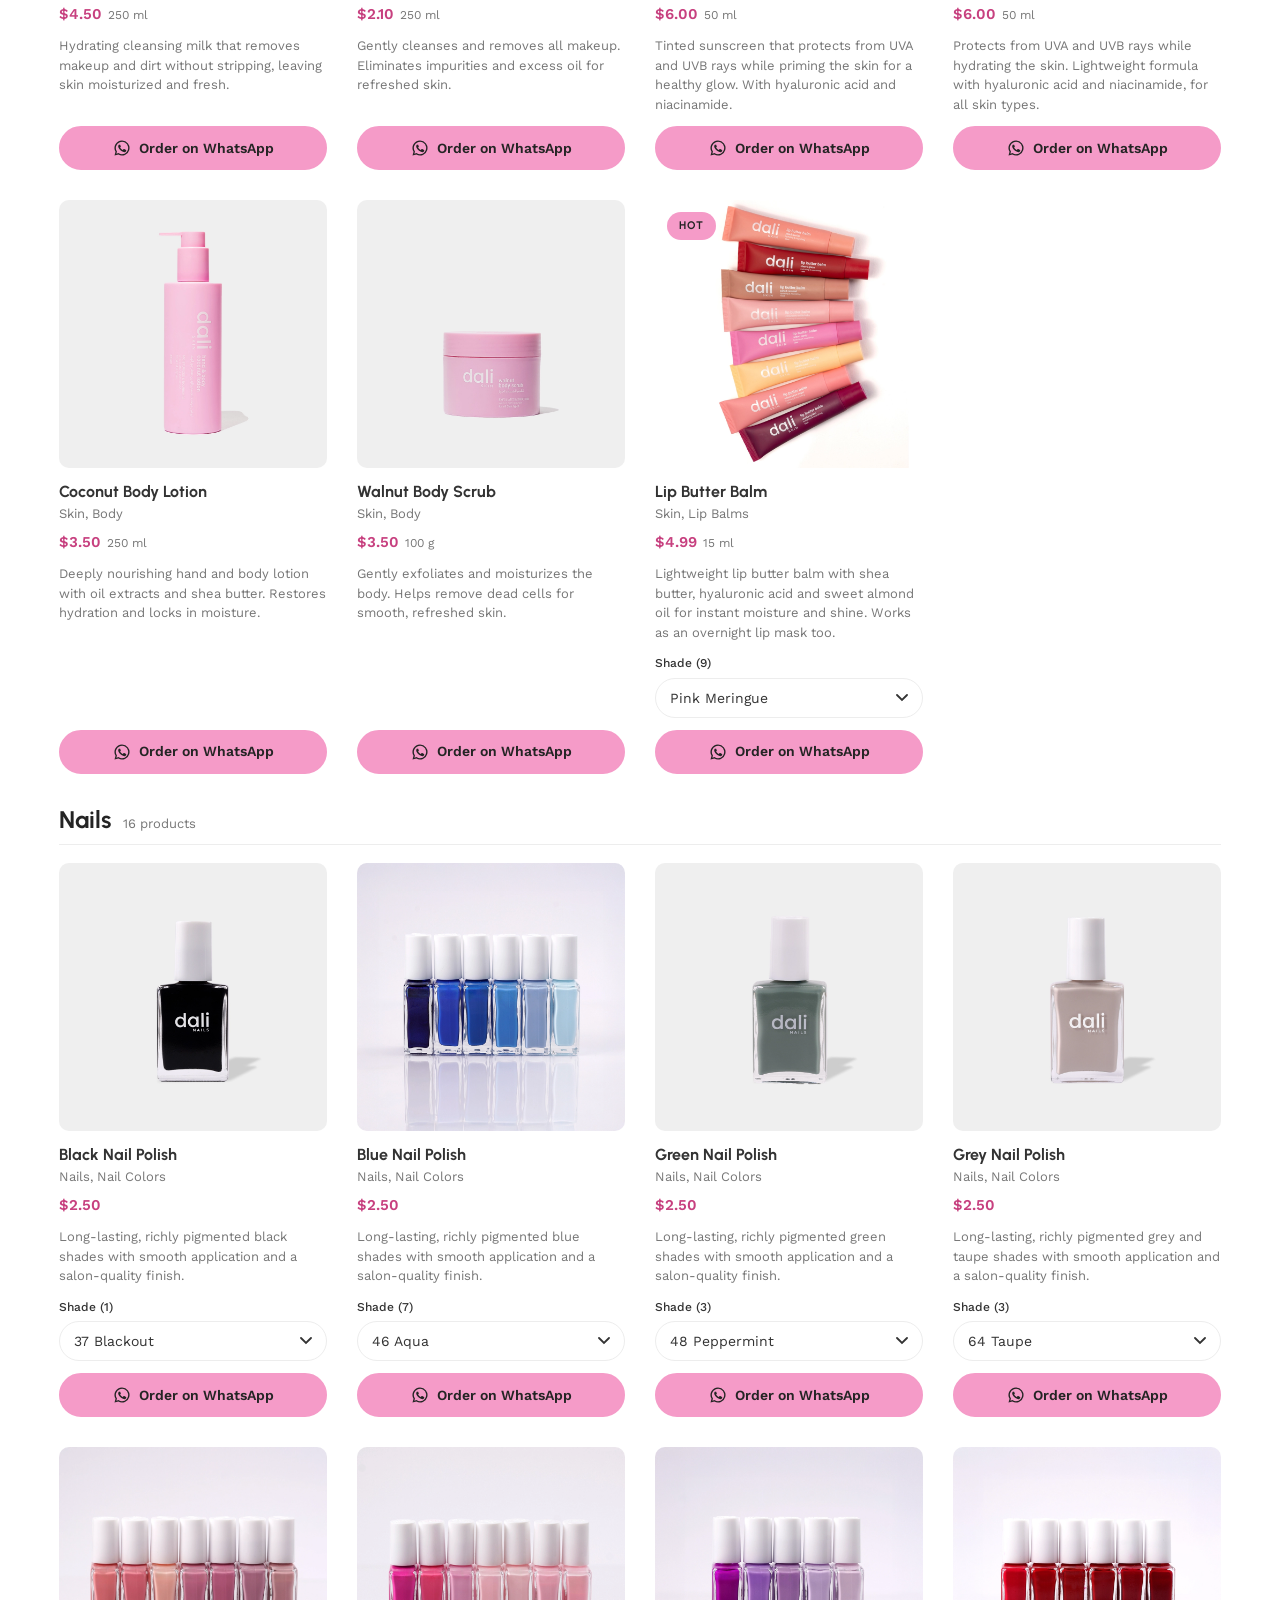
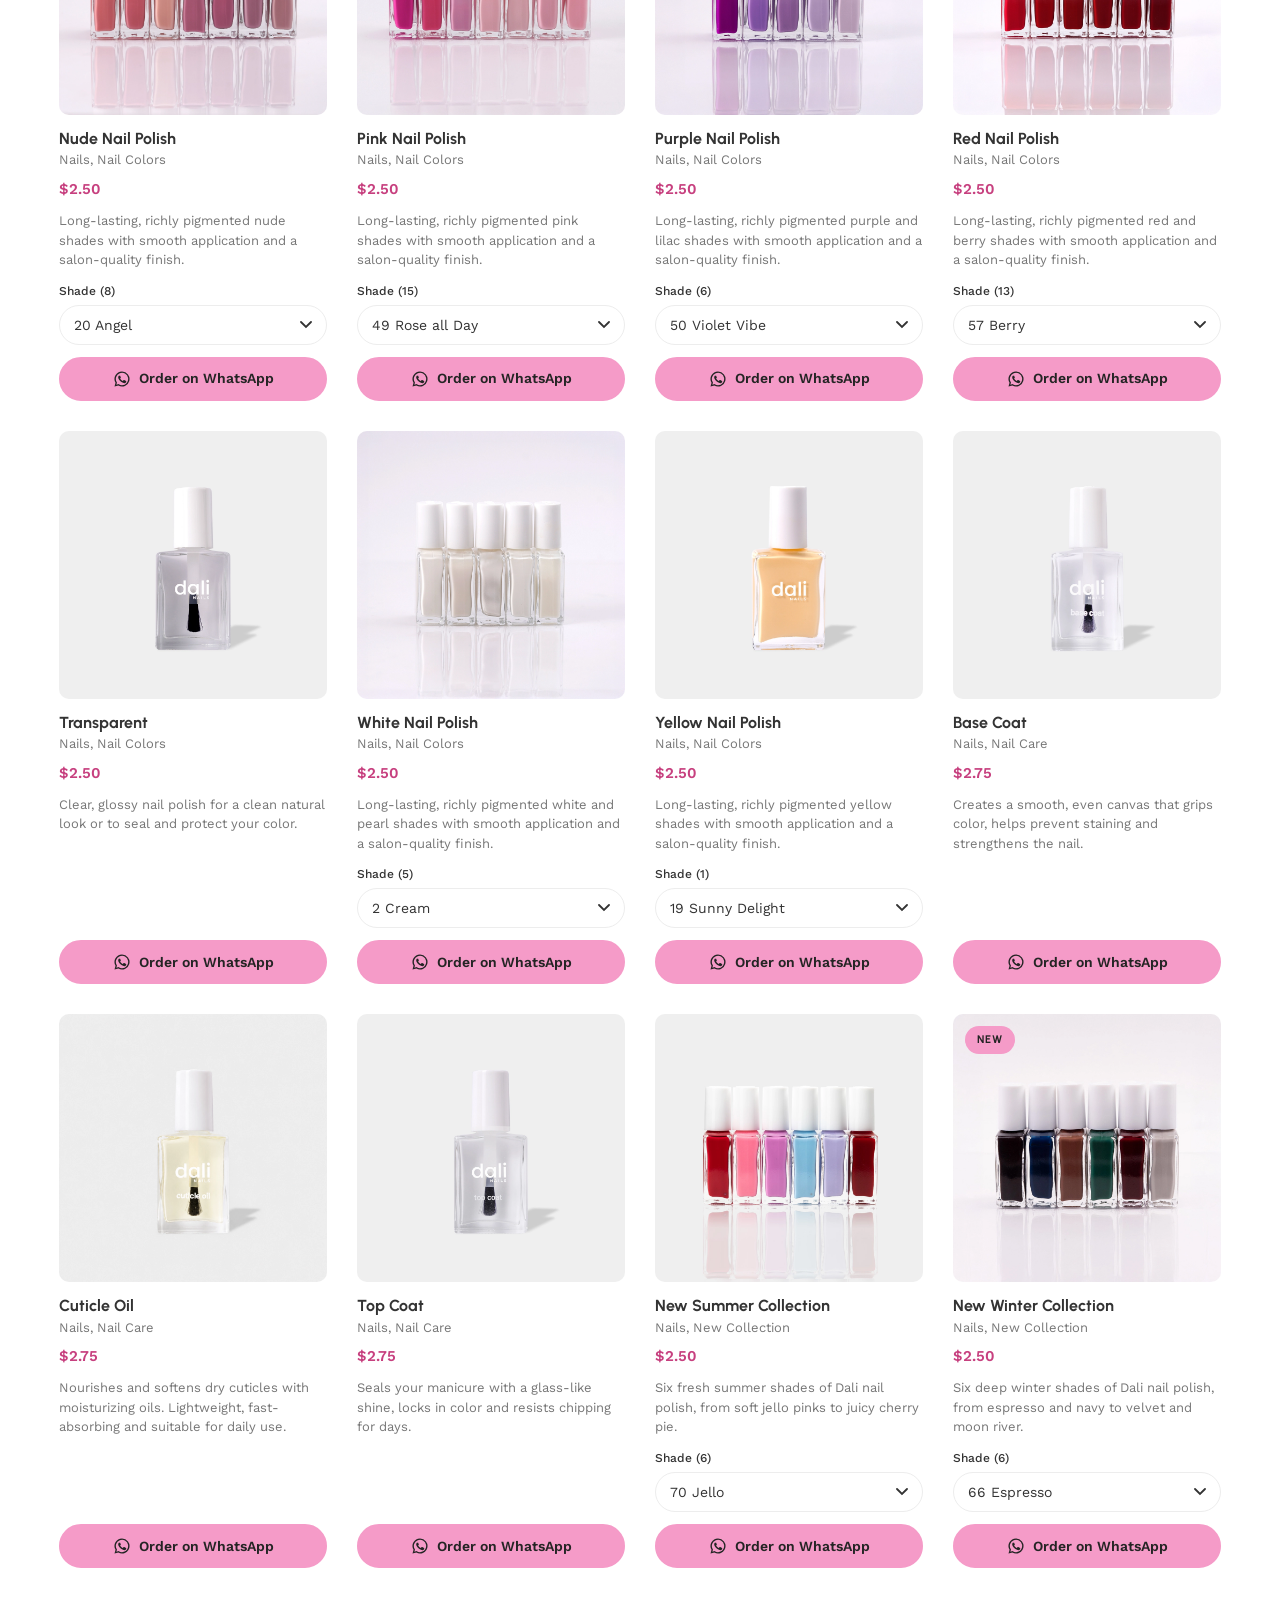
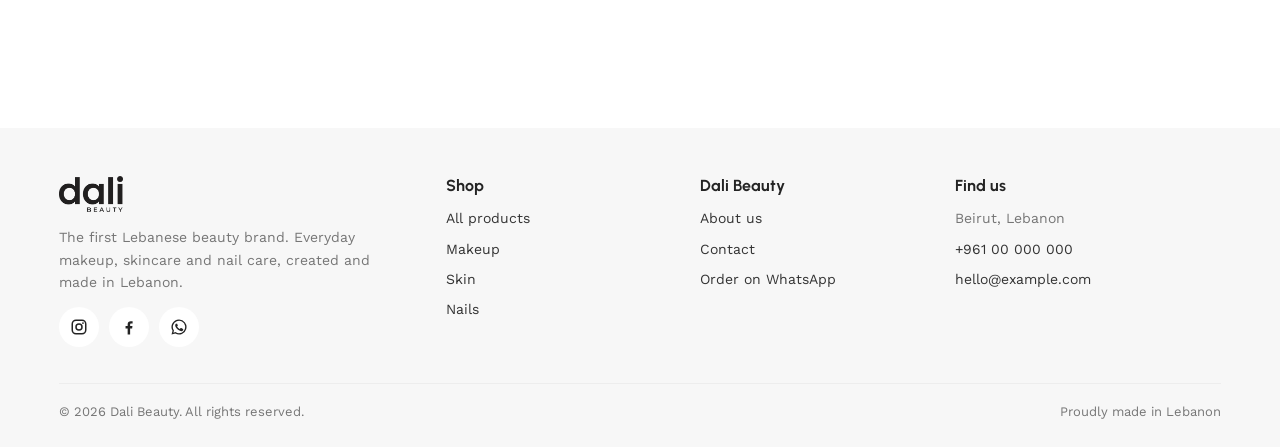
<file: products.html>
<!DOCTYPE html>
<html lang="en">
<head>
  <meta charset="utf-8">
  <meta name="viewport" content="width=device-width, initial-scale=1">
  <title>Shop All Products | Dali Beauty</title>
  <meta name="description" content="The full Dali Beauty catalog: makeup, skincare and nail polish with every shade. Order any product on WhatsApp.">
  <meta name="theme-color" content="#F59BC8">
  <link rel="icon" href="images/brand/Dali-Beauty-Favicon.webp" type="image/webp">
  <link rel="preconnect" href="https://fonts.googleapis.com">
  <link rel="preconnect" href="https://fonts.gstatic.com" crossorigin>
  <link href="https://fonts.googleapis.com/css2?family=Urbanist:wght@600;700&family=Work+Sans:wght@400;500;600&display=swap" rel="stylesheet">
  <link rel="stylesheet" href="css/style.css">
</head>
<body class="has-mobile-bar">
  <!-- ===== Shared header: identical on every page ===== -->
  <a class="skip-link" href="#main">Skip to content</a>
  <header class="site-header">
    <div class="container header-inner">
      <a class="logo" href="index.html" aria-label="Dali Beauty, home">
        <img src="images/brand/Dali-Beauty-Logo-1.webp" alt="Dali Beauty" width="200" height="112">
      </a>
      <button class="nav-toggle" type="button" aria-expanded="false" aria-controls="site-nav" aria-label="Menu">
        <svg class="icon-menu" viewBox="0 0 24 24" aria-hidden="true" focusable="false"><path d="M3 6h18M3 12h18M3 18h18" fill="none" stroke="currentColor" stroke-width="2" stroke-linecap="round"/></svg>
        <svg class="icon-close" viewBox="0 0 24 24" aria-hidden="true" focusable="false"><path d="M6 6l12 12M18 6L6 18" fill="none" stroke="currentColor" stroke-width="2" stroke-linecap="round"/></svg>
      </button>
      <nav class="site-nav" id="site-nav" aria-label="Main">
        <ul>
          <li><a href="index.html">Home</a></li>
          <li><a href="products.html">Shop All</a></li>
          <li><a href="products.html?category=Makeup">Makeup</a></li>
          <li><a href="products.html?category=Skin">Skin</a></li>
          <li><a href="products.html?category=Nails">Nails</a></li>
          <li><a href="about.html">About</a></li>
          <li><a href="contact.html">Contact</a></li>
          <li class="nav-cta"><a class="btn btn-dark" href="https://wa.me/" data-wa><svg viewBox="0 0 24 24" aria-hidden="true" focusable="false"><path fill="currentColor" d="M12 2a10 10 0 0 0-8.6 15.1L2 22l5.1-1.3A10 10 0 1 0 12 2zm0 18.2a8.2 8.2 0 0 1-4.2-1.2l-.3-.2-3 .8.8-2.9-.2-.3A8.2 8.2 0 1 1 12 20.2zm4.5-6.1c-.2-.1-1.5-.7-1.7-.8-.2-.1-.4-.1-.6.1l-.8 1c-.1.2-.3.2-.5.1a6.7 6.7 0 0 1-3.3-2.9c-.3-.4.3-.4.8-1.4.1-.2 0-.3 0-.5l-.8-1.8c-.2-.5-.4-.4-.6-.4h-.5a1 1 0 0 0-.7.3 3 3 0 0 0-.9 2.2 5.2 5.2 0 0 0 1.1 2.8c.1.2 1.9 2.9 4.6 4 1.7.7 2.3.8 3.2.7.5-.1 1.5-.6 1.7-1.2.2-.6.2-1.1.1-1.2l-.5-.3z"/></svg>WhatsApp</a></li>
        </ul>
      </nav>
    </div>
  </header>
  <!-- ===== End shared header ===== -->
  <main id="main">
    <section class="page-head">
      <div class="container">
        <h1>Shop All</h1>
        <p>Makeup, skin and nails, made in Lebanon. Choose a shade and order on WhatsApp.</p>
      </div>
    </section>
    <section class="section section--tight" aria-labelledby="catalog-title">
      <div class="container">
        <h2 id="catalog-title" class="visually-hidden">Products</h2>
        <div class="filters" role="group" aria-label="Filter by category">
          <button class="filter-btn" type="button" data-filter="All" aria-pressed="true">All</button>
          <button class="filter-btn" type="button" data-filter="Makeup" aria-pressed="false">Makeup</button>
          <button class="filter-btn" type="button" data-filter="Skin" aria-pressed="false">Skin</button>
          <button class="filter-btn" type="button" data-filter="Nails" aria-pressed="false">Nails</button>
        </div>
        <div id="catalog" aria-live="polite"></div>
      </div>
    </section>
  </main>

  <!-- ===== Shared footer: identical on every page ===== -->
  <footer class="site-footer">
    <div class="container">
      <div class="footer-grid">
        <div class="footer-brand">
          <img src="images/brand/Dali-Beauty-Logo-1.webp" alt="Dali Beauty" width="200" height="112">
          <p>The first Lebanese beauty brand. Everyday makeup, skincare and nail care, created and made in Lebanon.</p>
          <div class="social">
            <a href="https://www.instagram.com/" data-site="instagram" target="_blank" rel="noopener" aria-label="Instagram"><svg viewBox="0 0 24 24" aria-hidden="true" focusable="false"><rect x="3" y="3" width="18" height="18" rx="5" fill="none" stroke="currentColor" stroke-width="2"/><circle cx="12" cy="12" r="4" fill="none" stroke="currentColor" stroke-width="2"/><circle cx="17.3" cy="6.7" r="1.2" fill="currentColor"/></svg></a>
            <a href="https://www.facebook.com/" data-site="facebook" target="_blank" rel="noopener" aria-label="Facebook"><svg viewBox="0 0 24 24" aria-hidden="true" focusable="false"><path fill="currentColor" d="M13.5 22v-8h2.7l.4-3.2h-3.1V8.8c0-.9.3-1.6 1.6-1.6h1.7V4.4c-.3 0-1.3-.1-2.5-.1-2.5 0-4.1 1.5-4.1 4.2v2.3H7.4V14h2.8v8h3.3z"/></svg></a>
            <a href="https://wa.me/" data-wa aria-label="WhatsApp"><svg viewBox="0 0 24 24" aria-hidden="true" focusable="false"><path fill="currentColor" d="M12 2a10 10 0 0 0-8.6 15.1L2 22l5.1-1.3A10 10 0 1 0 12 2zm0 18.2a8.2 8.2 0 0 1-4.2-1.2l-.3-.2-3 .8.8-2.9-.2-.3A8.2 8.2 0 1 1 12 20.2zm4.5-6.1c-.2-.1-1.5-.7-1.7-.8-.2-.1-.4-.1-.6.1l-.8 1c-.1.2-.3.2-.5.1a6.7 6.7 0 0 1-3.3-2.9c-.3-.4.3-.4.8-1.4.1-.2 0-.3 0-.5l-.8-1.8c-.2-.5-.4-.4-.6-.4h-.5a1 1 0 0 0-.7.3 3 3 0 0 0-.9 2.2 5.2 5.2 0 0 0 1.1 2.8c.1.2 1.9 2.9 4.6 4 1.7.7 2.3.8 3.2.7.5-.1 1.5-.6 1.7-1.2.2-.6.2-1.1.1-1.2l-.5-.3z"/></svg></a>
          </div>
        </div>
        <div>
          <h4>Shop</h4>
          <ul>
            <li><a href="products.html">All products</a></li>
            <li><a href="products.html?category=Makeup">Makeup</a></li>
            <li><a href="products.html?category=Skin">Skin</a></li>
            <li><a href="products.html?category=Nails">Nails</a></li>
          </ul>
        </div>
        <div>
          <h4>Dali Beauty</h4>
          <ul>
            <li><a href="about.html">About us</a></li>
            <li><a href="contact.html">Contact</a></li>
            <li><a href="https://wa.me/" data-wa>Order on WhatsApp</a></li>
          </ul>
        </div>
        <div>
          <h4>Find us</h4>
          <ul>
            <li data-site-row><span data-site="address">Beirut, Lebanon</span></li>
            <li data-site-row><a href="tel:" data-site="phone">Phone</a></li>
            <li data-site-row><a href="mailto:" data-site="email">Email</a></li>
          </ul>
        </div>
      </div>
      <div class="footer-bottom">
        <span>&copy; <span data-year>2026</span> Dali Beauty. All rights reserved.</span>
        <span>Proudly made in Lebanon</span>
      </div>
    </div>
  </footer>
  <div class="mobile-bar">
    <a class="btn btn-outline" href="products.html">Shop</a>
    <a class="btn btn-primary" href="https://wa.me/" data-wa><svg viewBox="0 0 24 24" aria-hidden="true" focusable="false"><path fill="currentColor" d="M12 2a10 10 0 0 0-8.6 15.1L2 22l5.1-1.3A10 10 0 1 0 12 2zm0 18.2a8.2 8.2 0 0 1-4.2-1.2l-.3-.2-3 .8.8-2.9-.2-.3A8.2 8.2 0 1 1 12 20.2zm4.5-6.1c-.2-.1-1.5-.7-1.7-.8-.2-.1-.4-.1-.6.1l-.8 1c-.1.2-.3.2-.5.1a6.7 6.7 0 0 1-3.3-2.9c-.3-.4.3-.4.8-1.4.1-.2 0-.3 0-.5l-.8-1.8c-.2-.5-.4-.4-.6-.4h-.5a1 1 0 0 0-.7.3 3 3 0 0 0-.9 2.2 5.2 5.2 0 0 0 1.1 2.8c.1.2 1.9 2.9 4.6 4 1.7.7 2.3.8 3.2.7.5-.1 1.5-.6 1.7-1.2.2-.6.2-1.1.1-1.2l-.5-.3z"/></svg>WhatsApp</a>
  </div>
  <!-- ===== End shared footer ===== -->

  <script src="js/products.js"></script>
  <script src="js/site.js"></script>
</body>
</html>
</file>
<file: css/style.css>
/* ============================================================
   DALI BEAUTY - STYLESHEET
   Colors, fonts and spacing live in the :root block below.
   Change a value there and it updates across the whole site.
   See BRAND.md for where these values come from.
   ============================================================ */

:root {
  /* Brand colors (from dalibeauty.co) */
  --pink: #F59BC8;          /* signature candy pink: buttons, badges, accents */
  --pink-soft: #FDE9F3;     /* very light pink for soft backgrounds */
  --pink-deep: #C7407F;     /* darker pink used for pink TEXT so it stays readable */
  --ink: #242424;           /* headings */
  --ink-2: #333333;         /* product titles, links */
  --text: #767676;          /* body text */
  --grey-100: #F7F7F7;      /* light backgrounds, product image backgrounds, footer */
  --grey-200: #EDEDED;      /* borders */
  --warm: #F1F0ED;          /* warm off-white, used sparingly */
  --white: #FFFFFF;

  /* Fonts (loaded from Google Fonts in each page's <head>) */
  --font-head: "Urbanist", Arial, Helvetica, sans-serif;
  --font-body: "Work Sans", Arial, Helvetica, sans-serif;

  /* Shape and spacing */
  --radius: 10px;           /* cards, images, panels */
  --radius-pill: 35px;      /* buttons */
  --radius-field: 30px;     /* inputs and selects */
  --container: 1222px;
  --gutter: 16px;
  --section: 48px;          /* vertical space between sections (mobile) */
  --gap: 16px;              /* grid gap (mobile) */

  --shadow: 0 10px 30px rgba(36, 36, 36, 0.08);
  --transition: 0.25s ease;
}

@media (min-width: 768px) {
  :root { --gutter: 30px; --section: 80px; --gap: 30px; }
}

/* ---------- Reset and base ---------- */
*, *::before, *::after { box-sizing: border-box; }
html { -webkit-text-size-adjust: 100%; scroll-behavior: smooth; }
@media (prefers-reduced-motion: reduce) {
  html { scroll-behavior: auto; }
  *, *::before, *::after { transition: none !important; animation: none !important; }
}
body {
  margin: 0;
  font-family: var(--font-body);
  font-size: 15px;
  line-height: 1.6;
  color: var(--text);
  background: var(--white);
  -webkit-font-smoothing: antialiased;
}
img, picture, svg { display: block; max-width: 100%; height: auto; }
a { color: var(--ink-2); text-decoration: none; transition: color var(--transition); }
a:hover { color: var(--pink-deep); }
h1, h2, h3, h4 {
  font-family: var(--font-head);
  font-weight: 700;
  color: var(--ink);
  line-height: 1.2;
  margin: 0 0 0.5em;
}
h1 { font-size: clamp(2.25rem, 5vw, 4.5rem); letter-spacing: -0.01em; }
h2 { font-size: clamp(1.5rem, 3vw, 2.25rem); }
h3 { font-size: 1.125rem; }
p { margin: 0 0 1em; }
ul { margin: 0; padding: 0; list-style: none; }
button { font: inherit; cursor: pointer; }
:focus-visible { outline: 3px solid var(--pink-deep); outline-offset: 3px; border-radius: 4px; }
.visually-hidden {
  position: absolute !important; width: 1px; height: 1px; padding: 0; margin: -1px;
  overflow: hidden; clip: rect(0 0 0 0); white-space: nowrap; border: 0;
}
.skip-link {
  position: absolute; top: -100px; left: 16px; z-index: 1000;
  background: var(--ink); color: var(--white); padding: 10px 16px; border-radius: 0 0 8px 8px;
}
.skip-link:focus { top: 0; color: var(--white); }

.container { width: 100%; max-width: var(--container); margin: 0 auto; padding: 0 var(--gutter); }
.section { padding: var(--section) 0; }
.section--tight { padding-top: 0; }
.section-head { text-align: center; max-width: 640px; margin: 0 auto 28px; }
.section-head h2 { margin-bottom: 6px; }
.section-head p { margin: 0; }
.eyebrow {
  display: inline-block; font-family: var(--font-head); font-weight: 700; font-size: 0.8rem;
  letter-spacing: 0.12em; text-transform: uppercase; color: var(--pink-deep); margin-bottom: 10px;
}

/* ---------- Buttons ---------- */
.btn {
  display: inline-flex; align-items: center; justify-content: center; gap: 8px;
  min-height: 46px; padding: 10px 26px;
  border: 2px solid transparent; border-radius: var(--radius-pill);
  font-family: var(--font-body); font-weight: 600; font-size: 15px; line-height: 1.2;
  text-align: center; white-space: nowrap;
  transition: background var(--transition), color var(--transition), border-color var(--transition), transform var(--transition);
}
.btn:active { transform: translateY(1px); }
.btn-primary { background: var(--pink); color: var(--ink); border-color: var(--pink); }
.btn-primary:hover { background: var(--ink); color: var(--white); border-color: var(--ink); }
.btn-dark { background: var(--ink); color: var(--white); border-color: var(--ink); }
.btn-dark:hover { background: var(--pink); color: var(--ink); border-color: var(--pink); }
.btn-outline { background: transparent; color: var(--ink); border-color: var(--ink); }
.btn-outline:hover { background: var(--ink); color: var(--white); }
.btn-whatsapp { background: #25D366; color: #0b2e1a; border-color: #25D366; }
.btn-whatsapp:hover { background: #128C7E; color: var(--white); border-color: #128C7E; }
.btn-block { width: 100%; }
.btn svg { width: 18px; height: 18px; flex: none; }

/* ---------- Header ---------- */
.site-header {
  position: sticky; top: 0; z-index: 100;
  background: var(--white); border-bottom: 1px solid var(--grey-200);
}
.header-inner { display: flex; align-items: center; justify-content: space-between; gap: 16px; min-height: 64px; }
.logo img { height: 32px; width: auto; }
.nav-toggle {
  display: inline-flex; align-items: center; justify-content: center;
  width: 44px; height: 44px; border: 0; background: transparent; border-radius: 50%; color: var(--ink);
}
.nav-toggle:hover { background: var(--grey-100); }
.nav-toggle svg { width: 24px; height: 24px; }
.nav-toggle .icon-close { display: none; }
.nav-open .nav-toggle .icon-menu { display: none; }
.nav-open .nav-toggle .icon-close { display: block; }
.site-nav {
  display: none; position: absolute; left: 0; right: 0; top: 100%;
  background: var(--white); border-bottom: 1px solid var(--grey-200); box-shadow: var(--shadow);
  padding: 8px var(--gutter) 20px;
}
.nav-open .site-nav { display: block; }
.site-nav ul { display: flex; flex-direction: column; }
.site-nav a {
  display: block; padding: 12px 4px; border-bottom: 1px solid var(--grey-100);
  font-family: var(--font-head); font-weight: 600; font-size: 16px; color: var(--ink-2);
}
.site-nav a:hover, .site-nav a[aria-current="page"] { color: var(--pink-deep); }
.site-nav .nav-cta { margin-top: 14px; }
.site-nav .nav-cta .btn { display: inline-flex; width: 100%; color: var(--white); border-bottom: 0; }
.site-nav .nav-cta .btn:hover { color: var(--ink); }

@media (min-width: 900px) {
  .header-inner { min-height: 80px; }
  .logo img { height: 40px; }
  .nav-toggle { display: none; }
  .site-nav { display: block; position: static; border: 0; box-shadow: none; padding: 0; background: transparent; }
  .site-nav ul { flex-direction: row; align-items: center; gap: 4px; }
  .site-nav a { padding: 8px 12px; border: 0; font-size: 14px; letter-spacing: 0.02em; }
  .site-nav .nav-cta { margin: 0 0 0 10px; }
  .site-nav .nav-cta .btn { width: auto; min-height: 40px; padding: 8px 20px; font-size: 14px; }
}

/* ---------- Hero ---------- */
.hero { position: relative; background: var(--grey-100); overflow: hidden; }
.hero img {
  width: 100%; height: min(78vh, 720px); min-height: 480px; object-fit: cover; object-position: 70% 60%;
}
.hero-content {
  position: absolute; inset: 0; display: flex; flex-direction: column; justify-content: flex-start;
  padding: 28px var(--gutter);
  background: linear-gradient(180deg, rgba(247, 247, 247, 0.9) 0%, rgba(247, 247, 247, 0.55) 45%, rgba(247, 247, 247, 0) 75%);
}
@media (min-width: 768px) {
  .hero-content {
    background: linear-gradient(90deg, rgba(247, 247, 247, 0.92) 0%, rgba(247, 247, 247, 0.6) 35%, rgba(247, 247, 247, 0) 62%);
  }
}
.hero-content > .container { padding: 0; }
.hero h1 { max-width: 12ch; margin-bottom: 12px; }
.hero p { max-width: 36ch; color: var(--ink-2); font-size: 1rem; margin-bottom: 20px; }
@media (min-width: 768px) {
  .hero img { object-position: center 60%; }
  .hero-content { justify-content: center; padding: 0 var(--gutter); }
  .hero-content > .container { padding: 0 var(--gutter); }
  .hero h1 { margin-bottom: 16px; }
  .hero p { font-size: 1.125rem; margin-bottom: 28px; }
}

/* ---------- Product grid and cards ---------- */
.product-grid {
  display: grid; grid-template-columns: repeat(2, minmax(0, 1fr)); gap: var(--gap);
}
@media (min-width: 640px) { .product-grid { grid-template-columns: repeat(3, minmax(0, 1fr)); } }
@media (min-width: 1024px) { .product-grid { grid-template-columns: repeat(4, minmax(0, 1fr)); } }

.card { display: flex; flex-direction: column; min-width: 0; }
.card-media {
  position: relative; border-radius: var(--radius); overflow: hidden; background: var(--grey-100);
  aspect-ratio: 1 / 1; margin-bottom: 14px;
}
.card-media img { width: 100%; height: 100%; object-fit: cover; transition: transform 0.5s ease; }
.card:hover .card-media img { transform: scale(1.04); }
.badge {
  position: absolute; top: 12px; left: 12px; z-index: 1;
  background: var(--pink); color: var(--ink); font-family: var(--font-head); font-weight: 700;
  font-size: 11px; letter-spacing: 0.08em; text-transform: uppercase; padding: 5px 12px; border-radius: var(--radius-pill);
}
.card-title { font-size: 1rem; margin: 0 0 2px; color: var(--ink-2); }
.card-type { font-size: 13px; margin: 0 0 6px; }
.card-price { font-family: var(--font-body); font-weight: 600; color: var(--pink-deep); font-size: 15px; margin: 0 0 10px; }
.card-price small { font-weight: 400; color: var(--text); font-size: 12px; margin-left: 6px; }
.card-desc { font-size: 13px; line-height: 1.5; margin: 0 0 12px; flex: 1; }
.card-shade { margin: 0 0 12px; }
.card-shade label { display: block; font-size: 12px; margin-bottom: 4px; color: var(--ink-2); font-weight: 500; }
.card-shade select, .select {
  width: 100%; min-height: 40px; padding: 6px 36px 6px 14px;
  border: 1px solid var(--grey-200); border-radius: var(--radius-field); background: var(--white);
  font-family: var(--font-body); font-size: 14px; color: var(--ink-2);
  appearance: none; -webkit-appearance: none;
  background-image: url("data:image/svg+xml;utf8,<svg xmlns='http://www.w3.org/2000/svg' width='12' height='8' viewBox='0 0 12 8'><path d='M1 1l5 5 5-5' fill='none' stroke='%23333' stroke-width='1.8' stroke-linecap='round'/></svg>");
  background-repeat: no-repeat; background-position: right 14px center;
}
.card .btn { font-size: 14px; min-height: 44px; padding-inline: 14px; }
@media (max-width: 480px) {
  .card .btn { font-size: 13px; padding-inline: 10px; }
  .card-desc { display: none; }
}

/* ---------- Category tiles ---------- */
.tiles { display: grid; grid-template-columns: 1fr; gap: var(--gap); }
@media (min-width: 640px) { .tiles { grid-template-columns: repeat(3, minmax(0, 1fr)); } }
.tile {
  position: relative; display: block; border-radius: var(--radius); overflow: hidden; background: var(--grey-100);
  aspect-ratio: 16 / 10;
}
@media (min-width: 640px) { .tile { aspect-ratio: 4 / 5; } }
.tile img { width: 100%; height: 100%; object-fit: cover; transition: transform 0.6s ease; }
.tile:hover img { transform: scale(1.05); }
.tile-label {
  position: absolute; top: 18px; left: 18px; right: 18px;
  font-family: var(--font-head); font-weight: 700; font-size: 1.5rem; color: var(--white);
  text-shadow: 0 2px 14px rgba(0, 0, 0, 0.35);
}
.tile-label small { display: block; font-family: var(--font-body); font-weight: 500; font-size: 13px; opacity: 0.95; }

/* ---------- Feature blocks (image + text panel) ---------- */
.feature { display: grid; grid-template-columns: 1fr; gap: var(--gap); align-items: stretch; }
@media (min-width: 768px) { .feature { grid-template-columns: 1fr 1fr; } }
.feature-media { border-radius: var(--radius); overflow: hidden; background: var(--grey-100); aspect-ratio: 4 / 3; }
@media (min-width: 768px) { .feature-media { aspect-ratio: auto; min-height: 420px; } }
.feature-media img { width: 100%; height: 100%; object-fit: cover; }
.feature-panel {
  border-radius: var(--radius); padding: 32px 24px; display: flex; flex-direction: column; justify-content: center;
  background: var(--grey-100);
}
.feature-panel--pink { background: var(--pink); }
.feature-panel--pink p { color: var(--ink-2); }
.feature-panel h2 { font-size: clamp(1.4rem, 2.5vw, 2rem); }
.feature-panel .btn { align-self: flex-start; margin-top: 8px; }
@media (min-width: 768px) {
  .feature-panel { padding: 48px 40px; }
  .feature--flip .feature-media { order: 2; }
}

/* ---------- Brand story ---------- */
.story { text-align: center; }
.story .lead { font-family: var(--font-head); font-weight: 700; font-size: 1.125rem; color: var(--ink); max-width: 36ch; margin: 0 auto 12px; }
.story p { max-width: 62ch; margin-left: auto; margin-right: auto; }
.story .btn { margin-top: 8px; }
.banner { border-radius: var(--radius); overflow: hidden; background: var(--grey-100); margin-top: 32px; }
.banner img { width: 100%; height: auto; aspect-ratio: 16 / 7; object-fit: cover; }
@media (max-width: 640px) { .banner img { aspect-ratio: 4 / 3; object-position: 60% center; } }

/* ---------- Catalog page ---------- */
.page-head { background: var(--grey-100); padding: 36px 0; text-align: center; }
.page-head h1 { font-size: clamp(1.75rem, 4vw, 2.75rem); margin-bottom: 4px; }
.page-head p { margin: 0; }
.filters { display: flex; flex-wrap: wrap; justify-content: center; gap: 8px; margin: 28px 0 8px; }
.filter-btn {
  min-height: 40px; padding: 8px 20px; border-radius: var(--radius-pill);
  border: 1px solid var(--grey-200); background: var(--white); color: var(--ink-2);
  font-family: var(--font-head); font-weight: 600; font-size: 14px;
  transition: background var(--transition), color var(--transition), border-color var(--transition);
}
.filter-btn:hover { border-color: var(--ink); }
.filter-btn[aria-pressed="true"] { background: var(--ink); color: var(--white); border-color: var(--ink); }
.catalog-group { padding-top: 32px; }
.catalog-group[hidden] { display: none; }
.group-head { display: flex; align-items: baseline; gap: 12px; margin-bottom: 18px; border-bottom: 1px solid var(--grey-200); padding-bottom: 10px; }
.group-head h2 { margin: 0; font-size: 1.5rem; }
.group-head span { font-size: 13px; }
.empty { text-align: center; padding: 40px 0; }

/* ---------- Content pages (about, contact) ---------- */
.prose { max-width: 720px; margin: 0 auto; }
.prose h2 { font-size: 1.5rem; margin-top: 1.6em; }
.prose h2:first-child { margin-top: 0; }
.prose p { font-size: 16px; }
.values { display: grid; grid-template-columns: 1fr; gap: var(--gap); margin-top: 28px; }
@media (min-width: 640px) { .values { grid-template-columns: repeat(2, minmax(0, 1fr)); } }
@media (min-width: 1024px) { .values { grid-template-columns: repeat(4, minmax(0, 1fr)); } }
.value { background: var(--grey-100); border-radius: var(--radius); padding: 24px; }
.value h3 { margin-bottom: 6px; }
.value p { margin: 0; font-size: 14px; }
.about-media { border-radius: var(--radius); overflow: hidden; background: var(--grey-100); }
.about-media img { width: 100%; aspect-ratio: 16 / 7; object-fit: cover; }
@media (max-width: 640px) { .about-media img { aspect-ratio: 4 / 3; } }

.contact-grid { display: grid; grid-template-columns: 1fr; gap: var(--gap); }
@media (min-width: 900px) { .contact-grid { grid-template-columns: 1.1fr 0.9fr; align-items: start; } }
.contact-card { background: var(--grey-100); border-radius: var(--radius); padding: 28px 24px; }
.contact-card--pink { background: var(--pink); }
.contact-card--pink h2, .contact-card--pink p { color: var(--ink); }
.contact-list li { display: flex; gap: 14px; align-items: flex-start; padding: 14px 0; border-bottom: 1px solid var(--grey-200); }
.contact-list li:last-child { border-bottom: 0; }
.contact-list .ic { flex: none; width: 40px; height: 40px; border-radius: 50%; background: var(--white); display: grid; place-items: center; color: var(--ink); }
.contact-list .ic svg { width: 20px; height: 20px; }
.contact-list h3 { font-size: 0.95rem; margin: 0 0 2px; }
.contact-list p, .contact-list ul { margin: 0; font-size: 15px; }
.contact-list a { font-weight: 500; }
.contact-card .btn { margin-top: 16px; }
.contact-media { border-radius: var(--radius); overflow: hidden; background: var(--grey-100); margin-top: var(--gap); }
.contact-media img { width: 100%; aspect-ratio: 1; object-fit: cover; }

/* ---------- Footer ---------- */
.site-footer { background: var(--grey-100); margin-top: var(--section); padding: 48px 0 24px; font-size: 14px; }
.footer-grid { display: grid; grid-template-columns: 1fr; gap: 32px; }
@media (min-width: 640px) { .footer-grid { grid-template-columns: 1fr 1fr; } }
@media (min-width: 1024px) { .footer-grid { grid-template-columns: 1.6fr 1fr 1fr 1.2fr; } }
.footer-brand img { height: 36px; width: auto; margin-bottom: 14px; }
.footer-brand p { max-width: 36ch; }
.site-footer h4 { font-size: 1rem; margin-bottom: 12px; }
.site-footer li { margin-bottom: 8px; }
.site-footer a { color: var(--ink-2); }
.site-footer a:hover { color: var(--pink-deep); }
.social { display: flex; gap: 10px; margin-top: 6px; }
.social a {
  display: inline-grid; place-items: center; width: 40px; height: 40px; border-radius: 50%;
  background: var(--white); color: var(--ink); transition: background var(--transition), color var(--transition);
}
.social a:hover { background: var(--pink); color: var(--ink); }
.social svg { width: 18px; height: 18px; }
.footer-bottom {
  margin-top: 36px; padding-top: 18px; border-top: 1px solid var(--grey-200);
  display: flex; flex-wrap: wrap; justify-content: space-between; gap: 8px; font-size: 13px;
}

/* ---------- Mobile bottom bar ---------- */
.mobile-bar {
  position: fixed; left: 0; right: 0; bottom: 0; z-index: 90;
  display: grid; grid-template-columns: 1fr 1fr; gap: 10px; padding: 10px var(--gutter);
  padding-bottom: calc(10px + env(safe-area-inset-bottom));
  background: rgba(255, 255, 255, 0.96); border-top: 1px solid var(--grey-200); backdrop-filter: blur(8px);
}
.mobile-bar .btn { min-height: 44px; font-size: 14px; padding-inline: 12px; }
body.has-mobile-bar { padding-bottom: 76px; }
@media (min-width: 900px) {
  .mobile-bar { display: none; }
  body.has-mobile-bar { padding-bottom: 0; }
}

/* ---------- Wide promo tile (image with title and button) ---------- */
.tile--wide { aspect-ratio: 4 / 3; }
@media (min-width: 640px) { .tile--wide { aspect-ratio: 16 / 6; } }
.tile--wide .tile-label { color: var(--ink); text-shadow: none; top: 24px; left: 24px; font-size: clamp(1.5rem, 3vw, 2.25rem); }
.tile--wide .tile-label .btn { margin-top: 12px; }
@media (min-width: 640px) { .tile--wide .tile-label { top: 40px; left: 40px; } }
</file>
